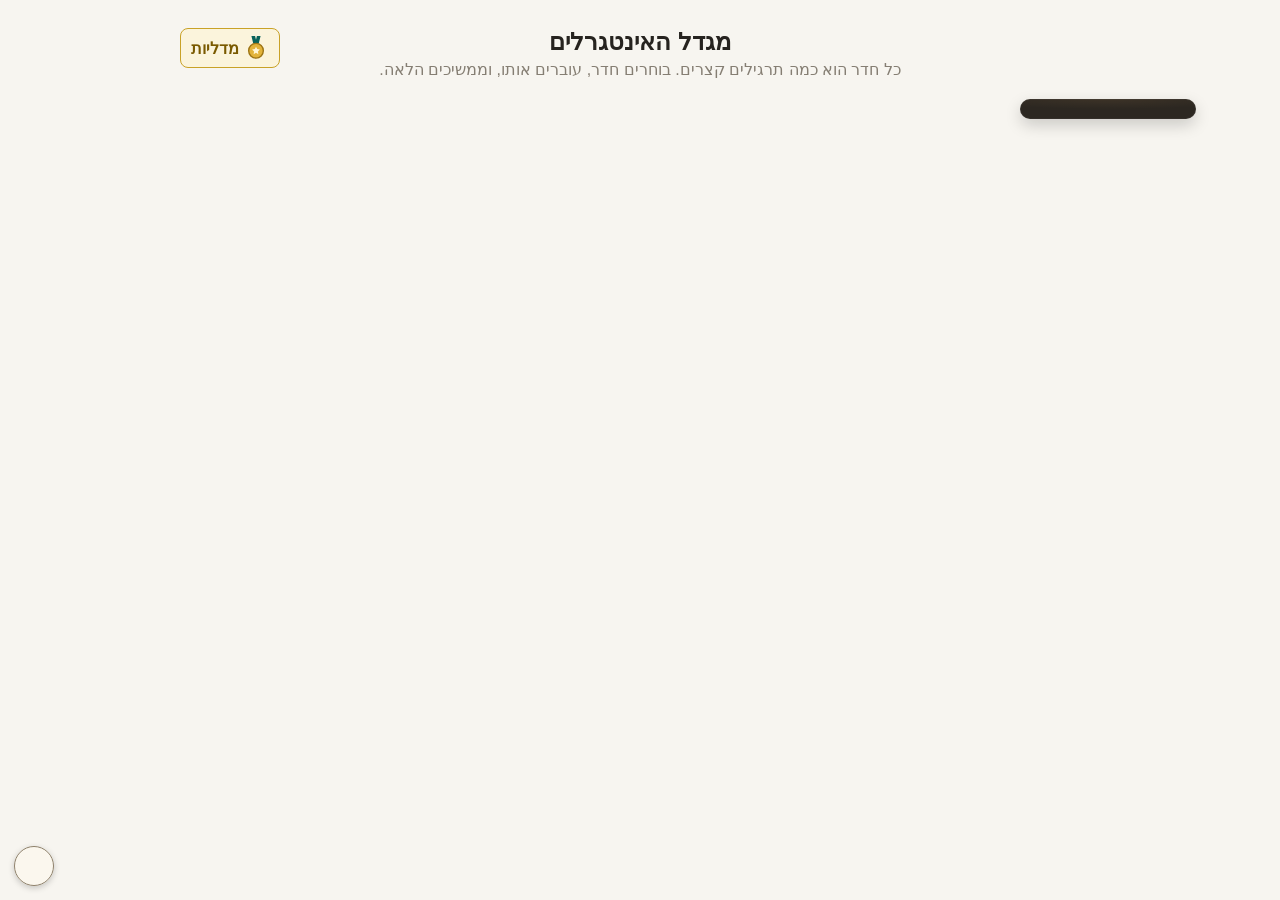
<file: index.html>
<!DOCTYPE html>
<html lang="he" dir="rtl">
<head>
<meta charset="UTF-8">
<meta name="viewport" content="width=device-width, initial-scale=1.0">
<title>מגדל האינטגרלים</title>
<link rel="stylesheet" href="style.css">
</head>
<body>
  <!-- Sound: off on every load; in the corner on every screen. -->
  <button type="button" id="soundBtn" class="sound-btn" aria-pressed="false"></button>
  <div class="container">

    <!-- Tower map -->
    <section id="mapView" class="view">
      <header class="map-header">
        <h1>מגדל האינטגרלים</h1>
        <p class="subtitle">כל חדר הוא כמה תרגילים קצרים. בוחרים חדר, עוברים אותו, וממשיכים הלאה.</p>
        <div class="who-line" id="whoLine" hidden></div>
        <button type="button" id="medalsBtn" class="medals-btn" title="חדר המדליות">
          <svg viewBox="0 0 24 28" aria-hidden="true"><path d="M7 1h4l2 8h-4zM13 1h4l-2 8h-4z" fill="#0a635a"/><circle cx="12" cy="17" r="8" fill="#e2b33a" stroke="#9c7414" stroke-width="1.5"/><path d="M12 12.5l1.3 2.7 3 .4-2.2 2.1.5 3-2.6-1.4-2.6 1.4.5-3-2.2-2.1 3-.4z" fill="#fff6d6"/></svg>
          <span>מדליות</span>
        </button>
      </header>
      <div class="map-layout">
        <nav class="tower-nav" id="towerNav" aria-label="קומות"></nav>
        <div class="tower" id="tower"></div>
      </div>
    </section>

    <!-- Room -->
    <section id="roomView" class="view" hidden>
      <!-- The room is a courtyard inside the castle walls; the exercise sits
           on its clean floor. -->
      <div class="castle-wall">
      <div class="castle-court">
      <div class="room-header" id="roomHeader">
      <div class="room-bar">
        <button type="button" id="backBtn" class="nav-btn"><svg class="btn-icon" viewBox="0 0 24 24" aria-hidden="true"><path d="M3 6.5l6-2.5 6 2.5 6-2.5v13.5l-6 2.5-6-2.5-6 2.5z"/><path d="M9 4v13.5M15 6.5V20"/></svg><span>למפה</span></button>
        <div class="room-name-wrap">
          <div class="room-name room-title" id="roomName"></div>
          <div class="room-name-en" id="roomEn" dir="ltr"></div>
          <div class="room-label" id="roomLabel" hidden></div>
          <div class="room-record" id="roomRecord"></div>
        </div>
        <div class="score-wrap" id="scoreWrap">
          <span class="score-label">ניקוד</span>
          <span id="scoreChip" class="score-chip"></span>
          <button type="button" id="restartBtn" class="nav-btn restart-btn" title="להתחיל את החדר מההתחלה, עם ניקוד מלא (לחיצה כפולה)" hidden></button>
        </div>
      </div>

      <div class="path" id="path"></div>
      <div class="node-caption" id="nodeCaption"></div>
      </div>

      <div id="problemCardSlot">
        <div class="card problem-card" id="problemCard">
          <div class="label">חשבו את האינטגרל</div>
          <math-field id="problem" read-only class="display-field" dir="ltr"></math-field>
        </div>
      </div>

      <div class="card answer-card" id="answerCard">
        <div class="answer-badge" id="answerBadge"></div>
        <div class="answer-status-text" id="answerStatusText"></div>
        <div class="label">התשובה שלך</div>
        <div class="answer-hint">כתבו <b dir="ltr">ln</b> ללוגריתם ו-<b dir="ltr">| |</b> לערך מוחלט. סימנים נוספים בכפתור <span class="field-menu-btn" aria-hidden="true">▾</span>, ומקלדת מתמטית בכפתור <span class="kb-hint-icon" aria-hidden="true">⌨</span>. ה-<bdi dir="ltr">+C</bdi> לא חובה. אפשר ללחוץ <b>Enter</b> לבדיקה.</div>
        <span class="field-wrap" id="answerFieldWrap">
          <math-field id="answer" class="input-field" dir="ltr" virtual-keyboard-mode="onfocus"></math-field>
          <button type="button" class="field-menu-btn" id="answerMenuBtn" title="סימנים נוספים" aria-label="סימנים נוספים" aria-expanded="false">▾</button>
          <div class="field-menu" id="answerMenu" dir="ltr" hidden>
            <button type="button" class="field-menu-item" data-insert="\sqrt{#0}" title="שורש">√</button>
            <button type="button" class="field-menu-item" data-insert="\sqrt[#0]{#1}" title="שורש n">ⁿ√</button>
            <button type="button" class="field-menu-item" data-insert="\frac{#0}{#1}" title="שבר">a⁄b</button>
            <button type="button" class="field-menu-item" data-insert="^{#0}" title="חזקה">x²</button>
            <button type="button" class="field-menu-item" data-insert="e^{#0}" title="e בחזקה">eˣ</button>
            <button type="button" class="field-menu-item" data-insert="\ln\left|#0\right|" title="ln">ln</button>
            <button type="button" class="field-menu-item" data-insert="\left|#0\right|" title="ערך מוחלט">|x|</button>
            <button type="button" class="field-menu-item" data-insert="\sin\left(#0\right)" title="sin">sin</button>
            <button type="button" class="field-menu-item" data-insert="\cos\left(#0\right)" title="cos">cos</button>
            <button type="button" class="field-menu-item" data-insert="\tan\left(#0\right)" title="tan">tan</button>
            <button type="button" class="field-menu-item" data-insert="\cot\left(#0\right)" title="cot">cot</button>
            <button type="button" class="field-menu-item" data-insert="\arctan\left(#0\right)" title="arctan">arctan</button>
            <button type="button" class="field-menu-item" data-insert="\arcsin\left(#0\right)" title="arcsin">arcsin</button>
          </div>
        </span>
        <div id="solutionLabel" class="label showing-solution" hidden>פתרון</div>
        <div class="solution-scroll">
          <math-field id="solution" read-only class="solution-field" dir="ltr" hidden></math-field>
        </div>
      </div>

      <div class="buttons">
        <button type="button" id="checkBtn">בדיקה</button>
        <button type="button" id="solutionBtn">הצג פתרון <bdi class="cost" dir="ltr">(−3)</bdi></button>
        <button type="button" id="nextBtn" hidden>המשך ←</button>
      </div>

      <div id="feedback" class="feedback"></div>
      </div>
      </div>
    </section>

    <!-- Room conquered -->
    <section id="conquestView" class="view" hidden>
      <div id="conquest" class="conquest"></div>
    </section>

    <!-- The castle from outside -->
    <section id="castleView" class="view" hidden>
      <div class="castle-bar">
        <button type="button" id="castleBackBtn" class="nav-btn"><svg class="btn-icon" viewBox="0 0 24 24" aria-hidden="true"><path d="M3 6.5l6-2.5 6 2.5 6-2.5v13.5l-6 2.5-6-2.5-6 2.5z"/><path d="M9 4v13.5M15 6.5V20"/></svg><span>למפה</span></button>
        <h1>מגדל האינטגרלים</h1>
        <div class="room-bar-spacer"></div>
      </div>
      <div id="castleStage" class="castle-stage"></div>
    </section>

    <!-- The medal room -->
    <section id="medalView" class="view" hidden>
      <div class="castle-wall">
      <div class="castle-court">
      <div class="room-bar">
        <button type="button" id="medalBackBtn" class="nav-btn"><svg class="btn-icon" viewBox="0 0 24 24" aria-hidden="true"><path d="M3 6.5l6-2.5 6 2.5 6-2.5v13.5l-6 2.5-6-2.5-6 2.5z"/><path d="M9 4v13.5M15 6.5V20"/></svg><span>למפה</span></button>
        <div class="room-name-wrap"><div class="room-name">חדר המדליות</div></div>
        <div class="room-bar-spacer"></div>
      </div>
      <div id="medalStage" class="medal-stage"></div>
      </div>
      </div>
    </section>
  </div>

  <!-- "Open anyway" confirmation for a room that isn't next on the path -->
  <div id="lockDialog" class="dialog-backdrop" hidden>
    <div class="dialog" role="dialog" aria-modal="true" aria-labelledby="lockDialogTitle">
      <h2 id="lockDialogTitle">לא מומלץ עדיין</h2>
      <p id="lockDialogText"></p>
      <div class="dialog-buttons">
        <button type="button" id="lockBackBtn" class="primary-btn"></button>
        <button type="button" id="lockAnywayBtn" class="secondary-btn">לפתוח בכל זאת</button>
      </div>
    </div>
  </div>

  <script type="module" src="app.js"></script>
</body>
</html>
</file>
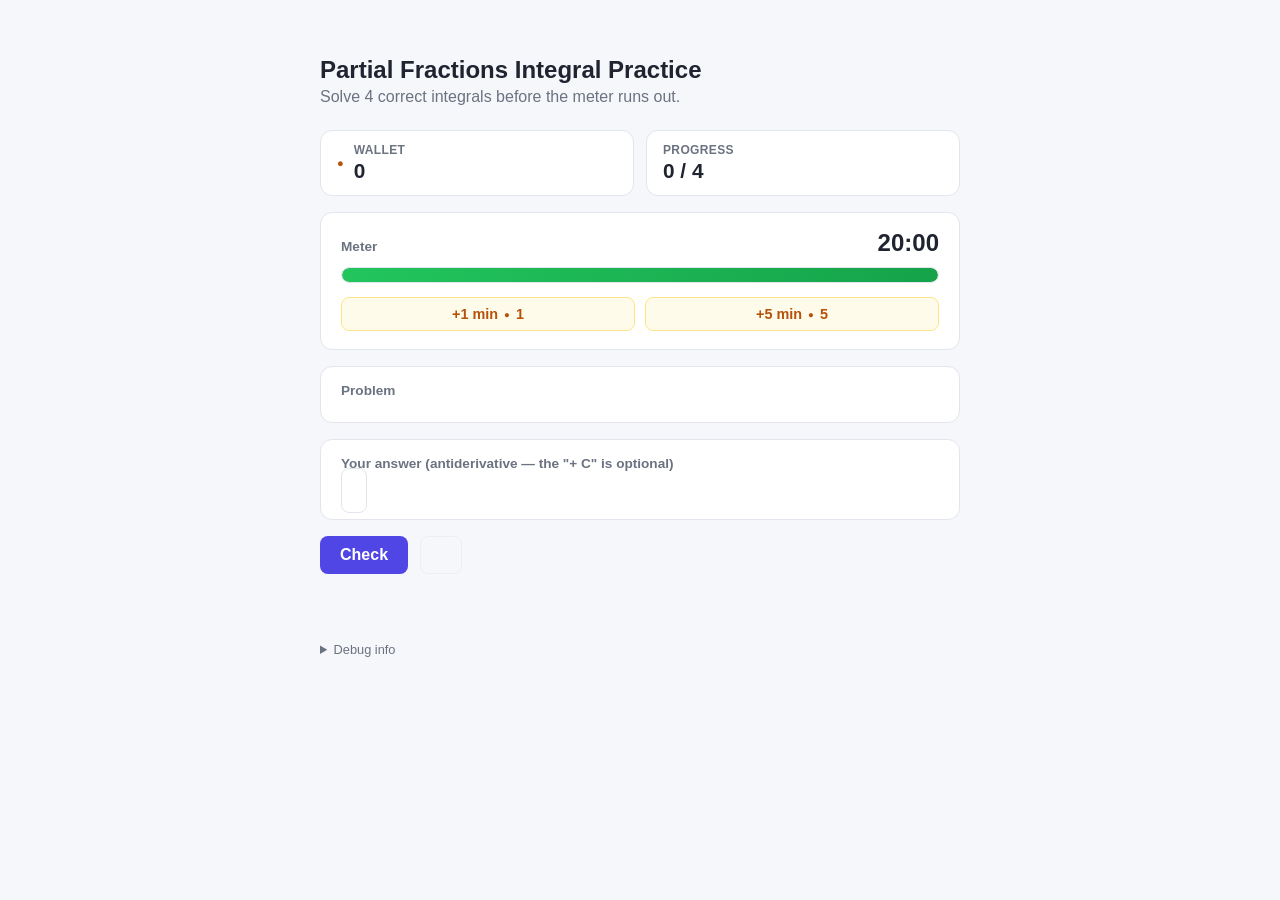
<file: shelved/game-version/index.html>
<!DOCTYPE html>
<html lang="en">
<head>
<meta charset="UTF-8">
<meta name="viewport" content="width=device-width, initial-scale=1.0">
<title>Partial Fractions: Survive the Countdown</title>
<link rel="stylesheet" href="style.css">
</head>
<body>
  <div class="container">
    <h1>Partial Fractions Integral Practice</h1>
    <p class="subtitle">Solve 4 correct integrals before the meter runs out.</p>

    <div class="hud">
      <div class="hud-chip wallet-chip">
        <span class="hud-icon" aria-hidden="true">&#9679;</span>
        <div class="hud-text">
          <span class="hud-label">Wallet</span>
          <span class="hud-value" id="walletValue">0</span>
        </div>
      </div>

      <div class="hud-chip progress-chip">
        <div class="hud-text">
          <span class="hud-label">Progress</span>
          <span class="hud-value" id="progressValue">0 / 4</span>
        </div>
      </div>
    </div>

    <div class="card meter-card">
      <div class="meter-top">
        <span class="label">Meter</span>
        <span class="hud-value" id="meterValue">20:00</span>
      </div>
      <div class="meter-track">
        <div class="meter-fill" id="meterFill"></div>
      </div>
      <div class="meter-actions">
        <button id="addOneBtn" class="meter-btn">+1 min <span class="coin-icon">&#9679;</span>1</button>
        <button id="addFiveBtn" class="meter-btn">+5 min <span class="coin-icon">&#9679;</span>5</button>
      </div>
    </div>

    <div class="card">
      <div class="label">Problem</div>
      <math-field id="problem" read-only class="display-field"></math-field>
    </div>

    <div class="card">
      <div class="label">Your answer (antiderivative — the "+ C" is optional)</div>
      <math-field id="answer" class="input-field" virtual-keyboard-mode="onfocus"></math-field>
    </div>

    <div class="buttons">
      <button id="checkBtn">Check</button>
      <button id="swapBtn" class="secondary" disabled></button>
    </div>

    <div id="feedback" class="feedback"></div>

    <details class="debug">
      <summary>Debug info</summary>
      <pre id="debugOut"></pre>
    </details>
  </div>

  <div id="overlay" class="overlay hidden">
    <div class="overlay-card">
      <div id="overlayTitle" class="overlay-title"></div>
      <div id="overlayBody" class="overlay-body"></div>
      <button id="overlayBtn" class="overlay-btn"></button>
    </div>
  </div>

  <script type="module" src="app.js"></script>
</body>
</html>
</file>
<file: style.css>
:root {
  --bg: #f7f5f0;
  --card-bg: #ffffff;
  --text: #26231f;
  --muted: #857e73;
  --border: #e6e0d4;
  --accent: #0d7d72;
  --accent-hover: #0a635a;
  --accent-tint: #e3f2f0;
  --accent-tint-border: #a9d6d0;
  --good: #4f9d69;
  --good-hover: #3f8255;
  --warn: #c98a3f;
  --warn-bg: #fdf4e7;
  --warn-bg-hover: #faebd2;
  --warn-border: #eed3a4;
  --bad: #dc2626;
  --bad-bg: #fef2f2;
  --gold: #b8860b;
  --gold-bg: #fbf3d9;
  --mid: #a77b06;
  --mid-bg: #fdf6d8;
  --mid-border: #ecd27a;
  --ext: var(--accent);
  --ext-tint: var(--accent-tint);
  --ext-border: var(--accent);
  --stone: #efeae0;
  --q: #d9a400;
  --q-bg: #fff8db;
}

[hidden] { display: none !important; }

* { box-sizing: border-box; }

body {
  margin: 0;
  font-family: -apple-system, "Segoe UI", Roboto, Helvetica, Arial, sans-serif;
  background: var(--bg);
  color: var(--text);
  display: flex;
  justify-content: center;
  padding: 32px 16px;
}

.container {
  width: 100%;
  max-width: 680px;
}

h1 {
  font-size: 1.5rem;
  margin: 0 0 4px;
}

.subtitle {
  color: var(--muted);
  margin-top: 0;
  margin-bottom: 20px;
}

.muted { color: var(--muted); font-weight: normal; }

button {
  font: inherit;
  font-size: 1rem;
  padding: 11px 22px;
  border-radius: 8px;
  border: none;
  cursor: pointer;
  font-weight: 600;
  transition: background 0.12s ease, transform 0.05s ease, box-shadow 0.12s ease;
}

button:active { transform: translateY(1px); }

button:disabled {
  opacity: 0.5;
  cursor: not-allowed;
  box-shadow: none;
  transform: none;
}

.primary-btn {
  background: var(--accent);
  color: white;
  box-shadow: 0 2px 6px rgba(13, 125, 114, 0.35);
}

.primary-btn:hover { background: var(--accent-hover); }

.secondary-btn {
  background: white;
  color: var(--text);
  border: 1px solid var(--border);
}

.secondary-btn:hover { background: #f2efe7; }

.link-btn {
  background: none;
  color: var(--accent);
  padding: 6px 4px;
  font-weight: 600;
  font-size: 0.95rem;
}

/* ---------------------------------------------------------------------- */
/* Score chips (map, room bar)                                            */
/* ---------------------------------------------------------------------- */

.score-chip {
  display: inline-flex;
  align-items: center;
  justify-content: center;
  min-width: 2.2em;
  padding: 3px 9px;
  border-radius: 999px;
  font-weight: 700;
  font-size: 1.05rem;
  border: 2px solid;
  transition: background 0.2s ease, color 0.2s ease, border-color 0.2s ease;
}

.score-chip.small { font-size: 0.85rem; padding: 1px 7px; border-width: 1.5px; }

.tier-high { --tier: var(--good); --tier-bg: #e9f5ec; --tier-edge: var(--gold); }
.tier-mid { --tier: var(--mid); --tier-bg: var(--mid-bg); --tier-edge: var(--mid-border); }
.tier-low { --tier: var(--bad); --tier-bg: var(--bad-bg); --tier-edge: #f3b4b4; }

.score-chip.tier-high, .score-chip.tier-mid, .score-chip.tier-low {
  color: var(--tier);
  background: var(--tier-bg);
  border-color: var(--tier-edge);
}

.score-chip.hit { animation: chip-hit 0.45s ease; }

@keyframes chip-hit {
  30% { transform: scale(1.25); background: var(--bad); color: white; border-color: var(--bad); }
}

/* ---------------------------------------------------------------------- */
/* Tower map                                                              */
/* ---------------------------------------------------------------------- */

/* Floor 1 seen from above, like an old dungeon map: lit stone floors (rooms,
   corridors) separated by dark walls, with doorways cut through them. */
.tower {
  margin: 0 auto;
  max-width: 560px;
  --rock: #2c2721;
  --wall: #5a4f40;
  --jamb: #8a7a5e;
  --floor: #ebe4d5;
  --tiles: url("data:image/svg+xml,%3Csvg xmlns='http://www.w3.org/2000/svg' width='34' height='34'%3E%3Cpath d='M0 .5H34M.5 0V34' stroke='%23503c1e' stroke-opacity='.11' fill='none'/%3E%3Cpath d='M17 .5V17M0 17.5H17' stroke='%23503c1e' stroke-opacity='.05' fill='none'/%3E%3C/svg%3E");
}

.floor-map {
  position: relative;
  padding: 14px 14px 18px;
  border-radius: 16px;
  background:
    radial-gradient(60% 40% at 30% 20%, rgba(255, 255, 255, 0.04), transparent),
    radial-gradient(50% 40% at 80% 75%, rgba(0, 0, 0, 0.25), transparent),
    var(--rock);
  box-shadow: inset 0 0 50px rgba(0, 0, 0, 0.55);
}

/* The floor's name on a carved plaque. */
.floor-label {
  position: relative;
  z-index: 1;
  width: fit-content;
  margin: 0 auto 16px;
  padding: 4px 16px;
  text-align: center;
  font-weight: 700;
  font-size: 0.95rem;
  color: #4b3f2b;
  background: linear-gradient(180deg, #f5efe2, #e3d8c1);
  border: 2px solid var(--jamb);
  border-radius: 6px;
}

/* Phones: one column, top (upper wing) to bottom (entrance). */
.floor-grid { display: flex; flex-direction: column; gap: 14px; }
.doorway, .passage, .map-marker { display: none; }
.cell { position: relative; min-width: 0; }

/* Corridors: long strips of floor with their name on the flagstones. */
.corridor {
  display: flex;
  align-items: center;
  justify-content: center;
  gap: 14px;
  min-height: 44px;
  padding: 6px 12px;
  background: var(--tiles), #e2d9c6;
  border: 4px solid var(--wall);
  border-radius: 4px;
}

.corridor-label { font-size: 0.85rem; font-weight: 600; color: #6b5a3c; letter-spacing: 0.3px; }

/* Doorways through the walls, between a room and its corridor. */
.doorway {
  justify-self: center;
  width: 46px;
  background: var(--tiles), #e2d9c6;
  border-inline: 3px solid var(--jamb);
}

/* The gate up to the wing: a stone arch with two iron-bound doors and three
   numbered padlocks, one per core room. */
.passage {
  display: flex;
  flex-direction: column;
  align-items: center;
  justify-content: flex-end;
  gap: 4px;
  padding: 6px 4px 6px;
  background: var(--tiles), #e2d9c6;
  border: 4px solid var(--wall);
  border-radius: 4px;
  cursor: pointer;
}

.gate-arch {
  position: relative;
  width: 100%;
  max-width: 100px;
  flex: 1;
  min-height: 84px;
  display: flex;
  flex-direction: column;
  border: 5px solid #8d806a;
  border-bottom: none;
  border-radius: 50px 50px 0 0;
  background: #2b241c; /* the dark beyond the doors */
  box-shadow: inset 0 0 0 2px #b3a68d;
  overflow: hidden;
}

.gate-doors { position: absolute; inset: 0; display: flex; perspective: 300px; }

.gate-door {
  flex: 1;
  background:
    radial-gradient(circle, #c9b48a 1.6px, transparent 2px) 0 0 / 10px 12px,
    linear-gradient(180deg, transparent 0 30%, #3a3026 30% 36%, transparent 36% 70%, #3a3026 70% 76%, transparent 76%),
    repeating-linear-gradient(90deg, #7a5230 0 9px, #6a4527 9px 10px);
  transition: transform 1.1s ease;
}

.gate-door:first-child { transform-origin: right; border-left: 1px solid #2b241c; }
.gate-door:last-child { transform-origin: left; }

.passage.open .gate-door:first-child { transform: rotateY(-78deg); }
.passage.open .gate-door:last-child { transform: rotateY(78deg); }

.gate-locks {
  position: relative;
  z-index: 1;
  display: flex;
  justify-content: center;
  gap: 2px;
  margin-top: 32px;
}

.padlock { width: 26px; height: 33px; overflow: visible; }
.padlock .shackle { fill: none; stroke: #b7b9bd; stroke-width: 2.6; transition: transform 0.5s ease; }
.padlock .lock-body { fill: #8a8d93; stroke: #4b4d52; stroke-width: 1.2; transition: fill 0.35s ease, stroke 0.35s ease; }

/* Opening in front of the student: a jiggle, then a gold flash as it springs. */
.padlock.unlocking {
  transform-origin: 50% 0;
  animation: lock-jiggle 0.42s ease, lock-flash 1.1s ease 0.42s;
}
@keyframes lock-jiggle {
  20% { transform: rotate(-12deg); }
  45% { transform: rotate(10deg); }
  70% { transform: rotate(-6deg); }
}
@keyframes lock-flash {
  30% { transform: scale(1.3); filter: drop-shadow(0 0 5px #f2c94c) drop-shadow(0 0 2px #fff7d6); }
}
.padlock text { font: 700 11px "Segoe UI", Arial, sans-serif; fill: white; }
.padlock.open .shackle { stroke: #9fd6b5; transform: translateY(-4px) rotate(-14deg); transform-origin: 6.5px 13px; }
.padlock.open .lock-body { fill: var(--good); stroke: #2f6b45; }

/* Forced open early: the doors swing, the unopened locks hang loose. */
.passage.forced .padlock:not(.open) { transform: rotate(24deg); transform-origin: top center; opacity: 0.75; }

.passage.open { cursor: default; }
.passage:not(.open):hover .gate-arch { box-shadow: inset 0 0 0 2px #e0cf9e; }

.medal { flex: none; width: 92px; height: 89px; overflow: visible; }
.medal-outline { fill: rgba(255, 255, 255, 0.35); stroke: #9c8b6c; stroke-width: 2; stroke-dasharray: 5 4; }
.medal-q { font: 700 28px Georgia, serif; fill: #9c8b6c; }
.medal-rim { fill: #c9ccd1; stroke: #8f949b; stroke-width: 1.5; }
.medal.gold .medal-rim { fill: #e2b33a; stroke: #9c7414; stroke-width: 2; }
.medal-inner { fill: none; stroke: rgba(255, 255, 255, 0.45); stroke-width: 1.2; stroke-dasharray: 2 2.5; }
.medal-int { font: italic 700 15px Georgia, serif; fill: rgba(255, 255, 255, 0.9); }
.medal-avg { font: 800 22px "Segoe UI", Arial, sans-serif; fill: white; }
.medal-star { fill: #ffd34d; stroke: #9c7414; stroke-width: 1.2; }
.medal-ribbon { fill: #0a635a; }
.medal.empty .medal-ribbon { fill: #8c8270; }
.medal-ribbon-text { font: 700 9.5px "Segoe UI", Arial, sans-serif; fill: white; }

/* The medal appears or is upgraded. */
.medal-big.medal-new .medal { animation: medal-shine 1.4s ease 0.3s both; }

@keyframes medal-shine {
  0% { transform: scale(0.4) rotate(-20deg); opacity: 0; }
  60% { transform: scale(1.12) rotate(4deg); opacity: 1; filter: drop-shadow(0 0 12px rgba(255, 210, 90, 0.9)); }
  100% { transform: none; filter: drop-shadow(0 0 4px rgba(255, 210, 90, 0.5)); }
}

/* "You are here": a red pin that walks along the corridors. */
.floor-grid { position: relative; }

.map-marker {
  position: absolute;
  top: 0;
  left: 0;
  z-index: 5;
  width: 0;
  height: 0;
  pointer-events: none;
}

.marker-pin {
  position: absolute;
  left: -11px;
  top: -11px;
  width: 22px;
  height: 22px;
  border-radius: 50%;
  background: #e2533a;
  border: 3px solid white;
  box-shadow: 0 2px 5px rgba(0, 0, 0, 0.45);
  animation: here-pulse 1.8s ease-in-out infinite;
}

.marker-hint {
  position: absolute;
  top: 14px;
  left: 0;
  transform: translateX(-50%);
  white-space: nowrap;
  font-size: 0.72rem;
  font-weight: 700;
  color: white;
  background: rgba(30, 25, 20, 0.85);
  border-radius: 10px;
  padding: 1px 8px;
}

.marker-hint:empty { display: none; }

/* Walking: the pin hops step by step, with a shadow that stays on the floor. */
.map-marker.walking .marker-pin { animation: pin-step 0.2s ease-in-out infinite alternate; }
.map-marker.walking::after {
  content: "";
  position: absolute;
  left: -8px;
  top: 9px;
  width: 16px;
  height: 5px;
  border-radius: 50%;
  background: rgba(0, 0, 0, 0.35);
}
@keyframes pin-step {
  from { transform: translateY(0) scale(1.06, 0.94); }
  to { transform: translateY(-6px) scale(0.96, 1.04); }
}

/* First visit only: how to move on the map. */
.map-tip {
  position: relative;
  z-index: 1;
  display: flex;
  align-items: center;
  gap: 10px;
  width: fit-content;
  max-width: 100%;
  margin: -6px auto 14px;
  padding: 6px 8px 6px 14px;
  font-size: 0.85rem;
  color: #f3ead6;
  background: rgba(255, 255, 255, 0.08);
  border: 1px dashed rgba(242, 201, 76, 0.6);
  border-radius: 10px;
  animation: fade-up 0.4s ease 0.6s both;
  transition: opacity 0.3s ease, transform 0.3s ease;
}
.map-tip.leaving { opacity: 0; transform: translateY(-6px); }
.map-tip kbd {
  font: 700 0.75rem "Segoe UI", Arial, sans-serif;
  padding: 0 5px;
  color: #4b3f2b;
  background: #efe6d2;
  border-radius: 4px;
  box-shadow: 0 2px 0 #8a7a5e;
}
.map-tip-close { padding: 2px 6px; font-size: 0.8rem; color: #b9ad95; background: none; }
.map-tip-close:hover { color: white; }

@keyframes here-pulse {
  0%, 100% { box-shadow: 0 2px 5px rgba(0, 0, 0, 0.45), 0 0 0 0 rgba(226, 83, 58, 0.55); }
  50% { box-shadow: 0 2px 5px rgba(0, 0, 0, 0.45), 0 0 0 8px rgba(226, 83, 58, 0); }
}

/* The place the marker stands at is outlined. */
.room-card.marker-here { outline: 3px solid rgba(255, 255, 255, 0.85); outline-offset: 2px; }

/* The entrance: a wooden door in the outer wall. */
.entrance { display: flex; flex-direction: column; align-items: center; gap: 2px; }
.map-door { width: 70px; height: 64px; display: block; }
.map-door.stairs-down { width: 76px; height: 70px; }
.door-frame { fill: var(--jamb); }
.door-wood { fill: #8a5a2b; }
.door-planks { stroke: #6e4520; stroke-width: 1.5; fill: none; }
.door-band { stroke: #3f3125; stroke-width: 3; fill: none; }
.door-ring { fill: none; stroke: #e2c27a; stroke-width: 1.6; }
.door-label { font-size: 0.8rem; font-weight: 700; color: #e9dfc8; }

/* Fog of war over the upper wing until it opens. */
.wing.fogged > * { filter: saturate(0.3); }
.wing.fogged::after {
  content: "";
  position: absolute;
  inset: -2px;
  border-radius: 6px;
  pointer-events: none;
  background:
    radial-gradient(70% 90% at 30% 40%, rgba(44, 39, 33, 0.75), transparent 75%),
    radial-gradient(70% 90% at 75% 60%, rgba(44, 39, 33, 0.7), transparent 75%),
    rgba(44, 39, 33, 0.62);
  z-index: 2;
}

.wing.fogged .room-card { cursor: pointer; }
.corridor.upper.fogged .corridor-label { position: relative; z-index: 3; color: #e9dfc8; }
.wing.wing-reveal::after {
  content: "";
  position: absolute;
  inset: -2px;
  pointer-events: none;
  background: rgba(44, 39, 33, 0.7);
  animation: fog-lift 1.4s ease forwards;
  z-index: 2;
}

@keyframes fog-lift { to { opacity: 0; } }

/* Door plates: the suggested order of the three core rooms. */
.room-num {
  flex: none;
  width: 22px;
  height: 22px;
  border-radius: 50%;
  display: inline-flex;
  align-items: center;
  justify-content: center;
  font-size: 0.8rem;
  font-weight: 700;
  color: white;
  background: var(--accent);
}

/* Each room is a patch of stone floor inside its walls; a thin inner line in
   the room's colour tells the kinds apart. */
.room-card {
  --kind: var(--accent-tint-border);
  --room-floor: var(--floor, #ebe4d5);
  --frame: inset 0 0 0 2px var(--kind);
  position: relative;
  background: var(--tiles), var(--room-floor);
  border: 4px solid var(--wall, #5a4f40);
  border-radius: 4px;
  padding: 12px 14px;
  cursor: pointer;
  box-shadow: var(--frame);
  transition: filter 0.12s ease;
}

.room-card:hover { filter: brightness(1.05); }
.room-card:focus-visible { outline: 3px solid var(--accent); outline-offset: 2px; }

/* A card with its popover open sits above its neighbours. */
.room-card:has(.info-wrap:hover, .info-wrap.open, .info-btn:focus-visible) { z-index: 7; }

.room-head { display: flex; align-items: center; gap: 6px; }
.room-title { font-weight: 700; font-size: 1.15rem; }
.stars { color: var(--gold); letter-spacing: 1px; font-size: 0.85rem; }

.room-progress {
  display: flex;
  align-items: center;
  justify-content: space-between;
  gap: 8px;
  margin-top: 10px;
  min-height: 24px;
}

.room-side { display: flex; align-items: center; gap: 6px; }
.wins { font-size: 0.85rem; font-weight: 600; color: var(--good-hover); }

/* (i): details on hover (mouse) or tap (tablet). */
.info-wrap { position: relative; margin-inline-start: auto; display: inline-flex; }

.info-btn {
  width: 22px;
  height: 22px;
  padding: 0;
  border-radius: 50%;
  border: 1.5px solid currentColor;
  background: transparent;
  color: var(--muted);
  font: italic 700 0.8rem Georgia, "Times New Roman", serif;
  line-height: 1;
  opacity: 0.75;
}

.info-btn:hover, .info-wrap.open .info-btn { opacity: 1; color: var(--accent); }

.room-info {
  display: none;
  position: absolute;
  top: calc(100% + 8px);
  inset-inline-end: -8px;
  width: 260px;
  padding: 10px 12px;
  background: white;
  color: var(--text);
  border: 1px solid var(--border);
  border-radius: 10px;
  box-shadow: 0 8px 24px rgba(20, 22, 30, 0.16);
  font-size: 0.85rem;
  font-weight: 400;
  line-height: 1.45;
  text-align: right;
  cursor: default;
  z-index: 6;
}

.room-info > div + div { margin-top: 4px; }
.info-wrap:hover .room-info, .info-wrap.open .room-info, .info-btn:focus-visible + .room-info { display: block; }
.info-en { color: var(--muted); font-size: 0.8rem; text-align: left; }
.info-tag { font-weight: 600; }
.info-note { color: var(--accent-hover); font-weight: 600; }

.room-core { --kind: var(--accent); --room-floor: #e6efe9; }
.room-core .room-title { color: var(--accent-hover); }

.room-prep { --kind: var(--warn-border); --room-floor: #f6ebd8; }
.room-prep .room-title { color: #8a5a1e; }

.room-ext { --kind: var(--ext-border); --room-floor: #e6efe9; }

/* Review: a warm room, but its dots stay teal like every room - gold on the
   map is kept for achievements (completed rooms, medals). */
.room-review { --kind: var(--gold); --room-floor: #f5edd3; }
.room-review .room-title { color: #7a5a00; }
.room-ext .room-title { color: var(--ext); }

/* The suggested next room: a torch glow that breathes. */
.room-card.recommended { animation: torch 2.6s ease-in-out infinite; }
/* Its small tag on the top wall: "הבא", or "אפשר לשפר" on a won room. */
.next-tag {
  position: absolute;
  top: -12px;
  right: 14px;
  z-index: 2;
  padding: 1px 9px;
  font-size: 0.75rem;
  font-weight: 700;
  color: white;
  background: var(--accent);
  border: 1.5px solid #064a43;
  border-radius: 10px;
  box-shadow: 0 2px 4px rgba(20, 40, 35, 0.3);
  pointer-events: none;
}

@keyframes torch {
  0%, 100% { box-shadow: var(--frame), 0 0 8px 4px rgba(93, 202, 165, 0.25); }
  50% { box-shadow: var(--frame), 0 0 18px 9px rgba(93, 202, 165, 0.5); }
}

/* Half lit while the student is inside; fully lit, warm, once conquered. */
.room-card.in-progress { background: var(--tiles), linear-gradient(0deg, #fff1c9 0%, var(--room-floor) 75%); }
.room-card.conquered {
  background: var(--tiles), radial-gradient(130% 150% at 50% 0%, #fffbef 0%, #fff0c4 60%, #ffe39b 100%);
  box-shadow: var(--frame), inset 0 0 18px rgba(255, 186, 60, 0.35);
}

/* A banner hanging on the wall of a conquered room. */
.conquered-flag {
  position: absolute;
  top: -9px;
  left: 64px;
  width: 22px;
  height: 31px;
  filter: drop-shadow(0 2px 2px rgba(40, 30, 10, 0.35));
}

.conquered-flag .rod { fill: #6e5a3a; }
.conquered-flag .cloth { fill: #d9a520; stroke: #9c7414; stroke-width: 1; }
.conquered-flag .star { fill: white; }
.conquered-flag .tick { fill: none; stroke: white; stroke-width: 2.6; stroke-linecap: round; stroke-linejoin: round; }

/* Locked rooms sit in the fog of the upper wing (see .wing.fogged). */
.room-card.locked:hover { filter: none; }

.lock-icon { width: 15px; height: 15px; fill: #9a948a; stroke: #9a948a; stroke-width: 1.6; flex: none; }
.lock-icon path { fill: none; }


/* "Open anyway" on floor 2's gate (and, on phones, on the fogged corridor). */
.open-anyway {
  background: none;
  padding: 2px 0;
  font-size: 0.8rem;
  font-weight: 500;
  color: var(--muted);
  text-decoration: underline;
}
.open-anyway:hover { color: var(--text); }
.gate-anyway { font-size: 0.72rem; color: #5b4a2c; padding: 0; white-space: nowrap; }
.gate-anyway:hover { color: var(--text); }
.corridor .open-anyway { position: relative; z-index: 3; color: #f3ead6; }
.corridor .open-anyway:hover { color: white; }
.phone-only { display: none; }
@media (max-width: 759px) {
  .phone-only { display: inline; }
}

/* Mini node path on the room cards (and the conquest screen). */
.mini-path { display: flex; align-items: center; }

.mini-node {
  width: 12px;
  height: 12px;
  border-radius: 50%;
  border: 2px solid var(--accent);
  background: white;
  flex: none;
}

.mini-node.boss { border-radius: 2px; transform: rotate(45deg); border-color: var(--warn); }
.mini-node.done { background: var(--accent); }
.mini-node.boss.done { background: var(--warn); }
.mini-node.current { box-shadow: 0 0 0 3px rgba(13, 125, 114, 0.25); }
.mini-conn { width: 14px; height: 2px; background: var(--accent-tint-border); flex: none; }
.room-ext .mini-node:not(.boss) { border-color: var(--ext); }
.room-ext .mini-node:not(.boss).done { background: var(--ext); }
.room-ext .mini-node.current { box-shadow: 0 0 0 3px rgba(13, 125, 114, 0.25); }

/* The room flips over to its conquered face when the student returns. */
.room-card.just-conquered { animation: card-flip 0.9s ease both; }

@keyframes card-flip {
  0% { transform: perspective(700px) rotateY(0); }
  45% { transform: perspective(700px) rotateY(90deg); }
  55% { transform: perspective(700px) rotateY(90deg); }
  100% { transform: perspective(700px) rotateY(0); box-shadow: var(--frame), 0 0 22px 10px rgba(255, 196, 70, 0.55); }
}

/* ---------------------------------------------------------------------- */
/* Dialog                                                                 */
/* ---------------------------------------------------------------------- */

.dialog-backdrop {
  position: fixed;
  inset: 0;
  background: rgba(20, 22, 30, 0.45);
  display: flex;
  align-items: center;
  justify-content: center;
  padding: 16px;
  z-index: 10;
}

.dialog {
  background: white;
  border-radius: 12px;
  padding: 20px;
  max-width: 400px;
  width: 100%;
  box-shadow: 0 10px 30px rgba(20, 22, 30, 0.25);
}

.dialog h2 { margin: 0 0 8px; font-size: 1.15rem; }
.dialog p { margin: 0 0 16px; line-height: 1.5; }
.dialog-buttons { display: flex; flex-direction: column; gap: 8px; }

/* ---------------------------------------------------------------------- */
/* Room: top bar and node path                                            */
/* ---------------------------------------------------------------------- */

/* The top of a room: a patch of the room's own floor inside thick stone
   walls, framed in the room's colour like its card on the map, with a torch
   on each side wall. The exercise below stays on plain light paper. */
.room-header {
  --kind: var(--accent-tint-border);
  --room-floor: #ebe4d5;
  --tiles: url("data:image/svg+xml,%3Csvg xmlns='http://www.w3.org/2000/svg' width='34' height='34'%3E%3Cpath d='M0 .5H34M.5 0V34' stroke='%23503c1e' stroke-opacity='.11' fill='none'/%3E%3Cpath d='M17 .5V17M0 17.5H17' stroke='%23503c1e' stroke-opacity='.05' fill='none'/%3E%3C/svg%3E");
  position: relative;
  margin-bottom: 18px;
  padding: 10px 16px 4px;
  background: var(--tiles), var(--room-floor);
  border: 6px solid #5a4f40;
  border-radius: 6px;
  box-shadow:
    inset 0 0 0 2px var(--kind),
    inset 0 0 26px rgba(80, 60, 30, 0.14),
    0 4px 0 #2c2721,
    0 8px 16px rgba(44, 39, 33, 0.22);
  transition: border-color 0.6s ease, box-shadow 0.6s ease;
}

/* Wall torches: an iron bracket on the wall, a wooden handle, and a flame
   with a warm halo. */
.torch {
  position: absolute;
  width: 40px;
  height: 92px;
  pointer-events: none;
  z-index: 1;
}
.torch-mount { position: absolute; left: 3px; bottom: 0; width: 34px; height: 50px; overflow: visible; }
.torch-fire {
  position: absolute;
  left: 0;
  top: 0;
  width: 40px;
  height: 48px;
}
.torch-fire::before {
  content: "";
  position: absolute;
  left: 50%;
  top: 58%;
  width: 110px;
  height: 110px;
  margin: -55px 0 0 -55px;
  border-radius: 50%;
  background: radial-gradient(circle, rgba(255, 170, 60, 0.45), rgba(255, 140, 40, 0.15) 45%, transparent 70%);
  animation: halo-breathe 2.4s ease-in-out infinite;
}
.torch-flame {
  position: relative;
  width: 40px;
  height: 48px;
  overflow: visible;
  transform-origin: 50% 95%;
  animation: flame-flicker 1.1s ease-in-out infinite alternate;
}
.torch-r .torch-flame { animation-delay: -0.55s; animation-duration: 1.3s; }

@keyframes flame-flicker {
  0% { transform: scale(1, 1) skewX(0deg); }
  35% { transform: scale(0.94, 1.07) skewX(-3deg); }
  70% { transform: scale(1.05, 0.95) skewX(2deg); }
  100% { transform: scale(0.97, 1.04) skewX(-1deg); }
}
@keyframes halo-breathe {
  50% { opacity: 0.75; transform: scale(0.92); }
}

.room-header .torch { top: 50%; margin-top: -46px; }
.room-header .torch-l { left: 8px; }
.room-header .torch-r { right: 8px; }
.room-header { padding-inline: 58px; }

.room-header .room-label { margin-top: 3px; }
/* How the students did here before: times won and best score. */
.room-record { margin-top: 4px; font-size: 0.8rem; color: #6b5a3c; }
.room-record b { color: var(--text); }
.room-header .room-name-en,
.room-header .score-label,
.room-header .node-caption { color: #6b5a3c; }
/* Head room for the step marker: it floats clear of the node below, and
   rises further over the boss, whose diamond reaches higher. */
.room-header .path { padding-top: 30px; }
.room-header .pawn {
  top: 6px;
  filter: drop-shadow(0 0 1px #fff) drop-shadow(0 1px 0 #fff);
  transition: left 0.5s cubic-bezier(0.5, 0, 0.3, 1.3), top 0.4s ease;
}
.room-header .pawn.over-boss { top: -4px; }
.room-header .node-caption { margin: 6px 0 6px; }

/* Room cleared: the walls turn gold, like the room's card on the map. */
#roomView.room-cleared .room-header {
  border-color: #c9971c;
  box-shadow:
    inset 0 0 0 2px #f2c94c,
    inset 0 0 22px rgba(255, 186, 60, 0.4),
    0 4px 0 #8a6a12,
    0 0 22px 4px rgba(240, 180, 40, 0.45);
}

.room-bar {
  display: flex;
  align-items: center;
  justify-content: space-between;
  gap: 8px;
  margin-bottom: 8px;
}

.room-name-wrap { text-align: center; flex: 1; min-width: 0; }
.room-name { font-weight: 700; font-size: 1.15rem; }
.room-name-en { font-size: 0.75rem; color: var(--muted); }

.score-wrap { position: relative; display: flex; align-items: center; gap: 6px; }
.score-label { font-size: 0.75rem; color: var(--muted); }

.penalty-pop {
  position: absolute;
  inset-inline-end: 4px;
  top: -4px;
  color: var(--bad);
  font-weight: 800;
  pointer-events: none;
  animation: penalty-rise 1s ease-out forwards;
}

@keyframes penalty-rise {
  from { transform: translateY(0); opacity: 1; }
  to { transform: translateY(-26px); opacity: 0; }
}

.path {
  position: relative;
  display: flex;
  align-items: center;
  justify-content: center;
  padding: 22px 0 6px;
}

.pnode {
  width: 30px;
  height: 30px;
  border-radius: 50%;
  border: 2.5px solid var(--accent-tint-border);
  background: white;
  color: var(--muted);
  font-weight: 700;
  font-size: 0.85rem;
  display: flex;
  align-items: center;
  justify-content: center;
  flex: none;
  transition: transform 0.35s ease, background 0.35s ease, border-color 0.35s ease, color 0.35s ease;
}

.pnode.boss {
  border-radius: 6px;
  transform: rotate(45deg);
  border-color: var(--warn-border);
  color: var(--warn);
}

.pnode.boss span { transform: rotate(-45deg); }

.pnode.done { background: var(--accent); border-color: var(--accent); color: white; }
.pnode.current { transform: scale(1.3); border-color: var(--accent); color: var(--accent); box-shadow: 0 0 0 5px rgba(13, 125, 114, 0.15); }
.pnode.boss.current { transform: rotate(45deg) scale(1.3); border-color: var(--warn); color: var(--warn); box-shadow: 0 0 0 5px rgba(201, 138, 63, 0.2); }
.pnode.boss.done { background: var(--warn); border-color: var(--warn); color: white; }

.pconn {
  width: clamp(24px, 9vw, 64px);
  height: 4px;
  background: var(--border);
  border-radius: 2px;
  overflow: hidden;
  flex: none;
}

/* Fills from the right: the path is walked right to left. */
.pconn-fill {
  height: 100%;
  width: 0;
  margin-inline-start: 0;
  background: var(--accent);
  transition: width 0.45s ease;
}

.pconn.done .pconn-fill { width: 100%; }

/* "You are here" marker that walks along the path. */
.pawn {
  position: absolute;
  top: 0;
  width: 0;
  height: 0;
  border-left: 7px solid transparent;
  border-right: 7px solid transparent;
  border-top: 10px solid var(--accent);
  transform: translateX(-50%);
  transition: left 0.5s cubic-bezier(0.5, 0, 0.3, 1.3);
  animation: pawn-bob 1.6s ease-in-out infinite;
}

@keyframes pawn-bob {
  50% { margin-top: 3px; }
}

.node-caption {
  text-align: center;
  font-size: 0.85rem;
  color: var(--muted);
  margin: 8px 0 12px;
}

/* Correct answer: one small gold spark flies up to the node... */
.spark {
  position: fixed;
  top: -12px;
  left: -12px;
  width: 24px;
  height: 24px;
  border-radius: 50%;
  background: radial-gradient(circle, #fffdf2 0 25%, #ffc22e 55%, #e8900c 100%);
  box-shadow: 0 0 12px 5px rgba(240, 150, 20, 0.75), 0 0 34px 12px rgba(240, 170, 40, 0.35);
  pointer-events: none;
  z-index: 20;
}
.spark-tail { width: 17px; height: 17px; top: -8.5px; left: -8.5px; box-shadow: 0 0 10px 4px rgba(240, 150, 20, 0.5); }

/* ...and the node fills in with a single soft ring as it lands. */
.pnode.just-done { animation: node-land 0.5s ease-out; }
@keyframes node-land {
  from { box-shadow: 0 0 0 0 rgba(242, 201, 76, 0.7); }
  to { box-shadow: 0 0 0 10px rgba(242, 201, 76, 0); }
}

/* Room cleared: each node flashes and turns gold in turn, the boss last and
   biggest; the pawn hops; the caption lights up. */
#roomView.room-cleared .pnode { animation: node-gild 0.55s ease both; }
#roomView.room-cleared .pnode.boss { animation: boss-gild 0.9s ease both; }
#roomView.room-cleared .pconn-fill { background: #e2b33a; transition: width 0.45s ease, background 0.5s ease 0.5s; }
#roomView.room-cleared .pawn { border-top-color: #e2b33a; animation: pawn-hop 0.5s ease 3; }
#roomView.room-cleared .node-caption { color: #a77b06; font-weight: 700; font-size: 1.05rem; animation: fade-up 0.4s ease both; }

@keyframes node-gild {
  45% { transform: scale(1.4); box-shadow: 0 0 0 8px rgba(242, 201, 76, 0.45); }
  100% { transform: scale(1); background: #e2b33a; border-color: #9c7414; color: white; box-shadow: 0 0 10px 2px rgba(242, 201, 76, 0.5); }
}
@keyframes boss-gild {
  40% { transform: rotate(45deg) scale(1.7); box-shadow: 0 0 0 12px rgba(242, 201, 76, 0.45), 0 0 30px 12px rgba(255, 196, 70, 0.6); }
  100% { transform: rotate(45deg) scale(1.2); background: #e2b33a; border-color: #9c7414; color: white; box-shadow: 0 0 16px 5px rgba(255, 196, 70, 0.6); }
}
@keyframes pawn-hop { 50% { margin-top: -8px; } }

.in-ext-room .pnode:not(.boss).done { background: var(--ext); border-color: var(--ext); }
.in-ext-room .pnode:not(.boss).current { border-color: var(--ext); color: var(--ext); }
.in-ext-room .pconn-fill { background: var(--ext); }
.in-ext-room .pawn { border-top-color: var(--ext); }

/* ---------------------------------------------------------------------- */
/* Cards                                                                  */
/* ---------------------------------------------------------------------- */

.card {
  background: var(--card-bg);
  border: 1px solid var(--border);
  border-radius: 12px;
  padding: 16px 20px;
  margin-bottom: 16px;
  box-shadow: 0 1px 3px rgba(20, 22, 30, 0.04);
}

.label {
  font-size: 0.85rem;
  color: var(--text);
  margin-bottom: 10px;
  font-weight: 600;
}

.answer-hint {
  font-size: 0.8rem;
  color: #5c564d;
  margin: -4px 0 10px;
}

/* Houses the problem card and, during a transition, its outgoing clone -
   overflow:hidden here (not on the card itself) clips the clone as it
   slides past the edge. */
#problemCardSlot {
  position: relative;
  overflow: hidden;
  border-radius: 12px;
  margin-bottom: 16px;
}

#problemCardSlot .card { margin-bottom: 0; }

.problem-card {
  position: relative;
  text-align: center;
  padding: 30px 16px 24px;
  border-color: var(--accent);
  background: linear-gradient(135deg, var(--card-bg), var(--accent-tint));
  box-shadow: 0 3px 12px rgba(20, 22, 30, 0.07);
  transition: transform 0.38s cubic-bezier(0.2, 0.7, 0.3, 1), opacity 0.38s ease;
}

.problem-card::before {
  content: "";
  position: absolute;
  top: 0;
  left: 0;
  right: 0;
  height: 4px;
  border-radius: 12px 12px 0 0;
  background: var(--accent);
}

.problem-card .label { text-align: right; }

/* Boss node: darker, amber-trimmed card. */
.boss-node .problem-card {
  border-color: var(--warn);
  border-width: 2px;
  background: linear-gradient(135deg, #fffaf0, #fbe9cc);
  box-shadow: 0 4px 16px rgba(201, 138, 63, 0.25);
}

.boss-node .problem-card::before { background: var(--warn); height: 6px; }
.boss-node .problem-card .label::before { content: "★ אינטגרל בוס · "; color: var(--warn); }

.in-ext-room .problem-card { border-color: var(--ext); background: linear-gradient(135deg, #fff, var(--ext-tint)); }
.in-ext-room .problem-card::before { background: var(--ext); }

math-field.display-field {
  font-size: 1.8rem;
  border: none;
  background: transparent;
  padding: 4px 0;
  max-width: 100%;
}

/* New card enters from the left (the direction of travel in RTL). */
.problem-card.enter-start {
  transform: translateX(-70px);
  opacity: 0;
  transition: none;
}

/* Boss: the card comes down into place a beat later instead of sliding in,
   then its amber bar draws across; the room's torches flare once. */
.problem-card.boss-enter { animation: boss-card-in 0.6s cubic-bezier(0.2, 0.7, 0.3, 1) 0.15s both; }
.problem-card.boss-enter::before { transform-origin: right; animation: boss-bar-draw 0.5s ease 0.6s both; }

@keyframes boss-card-in {
  from { transform: translateY(-18px); opacity: 0; }
  to { transform: none; opacity: 1; }
}
@keyframes boss-bar-draw {
  from { transform: scaleX(0); }
  to { transform: scaleX(1); }
}

/* At a boss, the torches burn purple for a moment, then settle back. */
#roomView.boss-entering .torch-fire { animation: torch-boss 1.3s ease; }
@keyframes torch-boss {
  20%, 65% { filter: hue-rotate(235deg) saturate(1.5) brightness(1.1); transform: scale(1.3); }
}

.problem-card-outgoing {
  position: absolute;
  margin: 0;
  z-index: 1;
  transition: transform 0.38s ease-in, opacity 0.38s ease-in;
  pointer-events: none;
}

.problem-card-outgoing.animate-out {
  transform: translateX(110%);
  opacity: 0;
}

/* Answer card: soft teal border while working; bolder green/red once graded. */
.answer-card {
  position: relative;
  border-width: 2px;
  border-color: var(--accent-tint-border);
  padding-bottom: 26px; /* room for the Correct/Incorrect label */
  transition: border-color 0.15s ease, box-shadow 0.15s ease;
}

.answer-card.solution {
  border-color: var(--warn);
  box-shadow: 0 0 0 3px rgba(201, 138, 63, 0.12);
}

.label.showing-solution {
  margin-top: 16px;
  color: var(--warn);
}

/* Long worked solutions scroll sideways on phones, starting from the left. */
.solution-scroll { overflow-x: auto; direction: ltr; }

math-field.solution-field {
  display: inline-block;
  width: max-content;
  min-width: 100%;
  font-size: 1.2rem;
  border: none;
  background: transparent;
  padding: 0;
}

.answer-card.correct {
  border-color: var(--good);
  box-shadow: 0 0 0 4px rgba(79, 157, 105, 0.18);
}

.answer-card.incorrect {
  border-color: var(--bad);
  box-shadow: 0 0 0 4px rgba(220, 38, 38, 0.15);
  animation: answer-shake 0.4s ease;
}

/* Unreadable: yellow with a "?" - a nudge to rewrite, not a mistake. */
.answer-card.unreadable {
  border-color: var(--q);
  background: var(--q-bg);
  box-shadow: 0 0 0 4px rgba(217, 164, 0, 0.2);
  animation: answer-shake 0.4s ease;
}

@keyframes answer-shake {
  10%, 90% { transform: translateX(-1px); }
  20%, 80% { transform: translateX(2px); }
  30%, 50%, 70% { transform: translateX(-4px); }
  40%, 60% { transform: translateX(4px); }
}

.answer-badge {
  position: absolute;
  top: -15px;
  left: 20px;
  width: 32px;
  height: 32px;
  border-radius: 50%;
  display: flex;
  align-items: center;
  justify-content: center;
  font-size: 18px;
  font-weight: 700;
  color: white;
  box-shadow: 0 2px 6px rgba(20, 22, 30, 0.2);
  opacity: 0;
  transform: scale(0.5);
  transition: opacity 0.15s ease, transform 0.15s ease;
  pointer-events: none;
}

.answer-badge.show { opacity: 1; transform: scale(1); }
.answer-badge.correct { background: var(--good); }
.answer-badge.incorrect { background: var(--bad); }
.answer-badge.unreadable { background: var(--q); }

.answer-status-text {
  position: absolute;
  bottom: 6px;
  left: 20px;
  font-size: 0.8rem;
  font-weight: 700;
  opacity: 0;
  transition: opacity 0.15s ease;
  pointer-events: none;
}

.answer-status-text.show { opacity: 1; }
.answer-status-text.correct { color: var(--good); }
.answer-status-text.incorrect { color: var(--bad); }
.answer-status-text.unreadable { color: #8a6a00; }

math-field.input-field {
  display: block;
  width: 100%;
  font-size: 1.3rem;
  border: 1px solid var(--border);
  border-radius: 8px;
  padding: 10px 12px;
}

math-field.input-field:focus-within {
  border-color: var(--accent);
  outline: none;
}

/* MathLive's own hamburger menu is clutter here. Its keyboard toggle stays,
   on computers too (the on-screen keyboard, like Desmos's keypad), in the
   colours of the ▾ symbols button so students notice it. */
math-field.input-field::part(menu-toggle) { display: none; }
math-field.input-field::part(virtual-keyboard-toggle) {
  color: var(--accent);
  background: var(--accent-tint);
  border: 1px solid var(--accent-tint-border);
  border-radius: 8px;
}
math-field.input-field::part(virtual-keyboard-toggle):hover { background: var(--accent); color: white; }
.kb-hint-icon {
  display: inline-block;
  padding: 0 4px;
  border-radius: 5px;
  border: 1px solid var(--accent-tint-border);
  background: var(--accent-tint);
  color: var(--accent);
  line-height: 1.3;
}

/* The read-only fields never need MathLive's own inner scrollbar. */
math-field.solution-field::part(content),
math-field.display-field::part(content) { overflow: visible; scrollbar-width: none; }
math-field.solution-field::part(menu-toggle),
math-field.display-field::part(menu-toggle),
math-field.solution-field::part(virtual-keyboard-toggle),
math-field.display-field::part(virtual-keyboard-toggle) { display: none; }

/* ---------------------------------------------------------------------- */
/* Buttons & feedback                                                     */
/* ---------------------------------------------------------------------- */

.buttons {
  display: flex;
  flex-wrap: wrap;
  gap: 10px;
  margin-bottom: 16px;
}

button#checkBtn {
  background: var(--accent);
  color: white;
  box-shadow: 0 2px 6px rgba(13, 125, 114, 0.35);
}

button#checkBtn:hover:not(:disabled) { background: var(--accent-hover); }

button#solutionBtn {
  background: var(--warn-bg);
  color: var(--warn);
  border: 1px solid var(--warn-border);
}

button#solutionBtn:hover { background: var(--warn-bg-hover); }
.cost { font-weight: 500; font-size: 0.85em; }

button#nextBtn {
  background: white;
  color: var(--text);
  border: 1px solid var(--border);
}

button#nextBtn.ready {
  background: var(--good);
  color: white;
  border-color: var(--good);
  box-shadow: 0 2px 6px rgba(79, 157, 105, 0.35);
}

button#nextBtn.ready:hover { background: var(--good-hover); }

.feedback {
  padding: 12px 14px;
  border-radius: 8px;
  font-weight: 500;
  white-space: pre-line;
  line-height: 1.5;
}

.feedback:empty { display: none; }
.feedback.wrong { background: var(--bad-bg); color: var(--bad); }
.feedback.near { background: var(--warn-bg); color: #8a5a1e; border: 1px solid var(--warn-border); }
.feedback.info { background: #f1efe9; color: #5c564d; }
.feedback.unreadable { background: var(--q-bg); color: #6f5500; border: 1px solid #ecd27a; }

/* ---------------------------------------------------------------------- */
/* Conquest                                                               */
/* ---------------------------------------------------------------------- */

/* A torch-lit stone hall, in the same rock and gold as the floor map. */
.conquest {
  position: relative;
  text-align: center;
  padding: 26px 18px 24px;
  color: #f3ead6;
  border-radius: 16px;
  background:
    radial-gradient(45% 35% at 8% 10%, rgba(255, 170, 60, 0.22), transparent),
    radial-gradient(45% 35% at 92% 10%, rgba(255, 170, 60, 0.22), transparent),
    radial-gradient(60% 45% at 50% 22%, rgba(255, 210, 120, 0.12), transparent),
    var(--tiles, none),
    #2c2721;
  box-shadow: inset 0 0 0 4px #5a4f40, inset 0 0 60px rgba(0, 0, 0, 0.55);
  --ink: #8fd3a8;
  --tiles: url("data:image/svg+xml,%3Csvg xmlns='http://www.w3.org/2000/svg' width='34' height='34'%3E%3Cpath d='M0 .5H34M.5 0V34' stroke='%23ffffff' stroke-opacity='.035' fill='none'/%3E%3C/svg%3E");
}

.conquest.tier-high { --ink: #f2c94c; }
.conquest.tier-mid { --ink: #e8b04a; }
.conquest.tier-low { --ink: #ec8a72; }

/* Two torches on the hall's walls. */
.conquest .torch { top: 22px; }
.conquest .torch-l { left: 18px; }
.conquest .torch-r { right: 18px; }

.conquest .dim { color: #b9ad95; }
.seal { filter: drop-shadow(0 0 10px rgba(242, 201, 76, 0.25)); }

/* The room's name on a carved plaque, like the floor's. */
.victory-plaque {
  display: inline-block;
  padding: 4px 18px;
  font-weight: 700;
  font-size: 1.05rem;
  color: #4b3f2b;
  background: linear-gradient(180deg, #f5efe2, #e3d8c1);
  border: 2px solid #8a7a5e;
  border-radius: 6px;
}
.conquest-room-en { font-size: 0.75rem; color: #b9ad95; margin-top: 4px; }

/* What this win changed on the floor. */
.victory-news {
  list-style: none;
  margin: 4px auto 18px;
  padding: 0;
  display: flex;
  flex-direction: column;
  align-items: center;
  gap: 8px;
}
.victory-news li {
  display: flex;
  align-items: center;
  gap: 12px;
  min-width: 250px;
  padding: 7px 16px 7px 12px;
  font-weight: 600;
  text-align: start;
  background: rgba(255, 255, 255, 0.06);
  border: 1px solid rgba(242, 201, 76, 0.45);
  border-radius: 10px;
  animation: news-in 0.45s cubic-bezier(0.2, 0.7, 0.3, 1.3) both;
}
.news-icon { flex: none; width: 34px; height: 36px; display: flex; align-items: center; justify-content: center; }
.news-icon .padlock { width: 24px; height: 30px; }
.news-icon .medal { width: 36px; height: 35px; }
.news-gate { width: 28px; height: 28px; }

@keyframes news-in {
  from { transform: translateY(10px) scale(0.9); opacity: 0; }
  to { transform: none; opacity: 1; }
}

.victory-end { animation: fade-up 0.4s ease both; }
.victory-btns { display: flex; justify-content: center; gap: 10px; flex-wrap: wrap; }
.conquest-improve { margin-bottom: 10px; color: #e8dcc0; font-size: 0.92rem; }
.retry-btn { background: transparent; color: #f1e6cc; border: 1.5px solid #b9ad95; }
.retry-btn:hover { background: rgba(255, 255, 255, 0.08); }

.seal-wrap { display: flex; justify-content: center; margin-bottom: 12px; }

.seal {
  width: 190px;
  height: 190px;
  color: var(--ink);
  transform: rotate(-8deg);
  animation: seal-stamp 0.7s cubic-bezier(0.3, 0, 0.4, 1) 0.15s both;
}

.seal-ring { fill: none; stroke: currentColor; stroke-width: 6; }
.seal-ring.thin { stroke-width: 2; stroke-dasharray: 4 4; }
.seal-arc { fill: currentColor; font-size: 15px; font-weight: 700; letter-spacing: 2px; }
.seal-score { fill: currentColor; font-size: 64px; font-weight: 800; }
.seal-sub { fill: currentColor; font-size: 14px; font-weight: 600; }

@keyframes seal-stamp {
  0% { transform: scale(2.6) rotate(-30deg); opacity: 0; }
  60% { transform: scale(0.9) rotate(-8deg); opacity: 1; }
  75% { transform: scale(1.05) rotate(-8deg); }
  100% { transform: scale(1) rotate(-8deg); opacity: 1; }
}

/* The page jolts when the stamp lands. */
.conquest .seal-wrap { animation: stamp-thud 0.25s ease 0.57s; }

@keyframes stamp-thud {
  30% { transform: translateY(4px); }
  60% { transform: translateY(-2px); }
}

.conquest h2 { margin: 6px 0 2px; font-size: 1.6rem; }
.conquest-room { font-size: 1rem; margin-bottom: 12px; }

.conquest-dots { display: flex; justify-content: center; gap: 10px; margin-bottom: 14px; }
.conquest-dots .mini-node { width: 16px; height: 16px; animation: dot-light 0.3s ease both; }
.conquest-dots .mini-node.boss { animation-name: dot-light-boss; }
/* Gold, like the path that just lit up in the room. */
.conquest-dots .mini-node { background: #e2b33a; border-color: #9c7414; }
.conquest-dots .mini-node.boss { width: 18px; height: 18px; box-shadow: 0 0 10px 3px rgba(255, 196, 70, 0.45); }

@keyframes dot-light {
  from { transform: scale(0.2); opacity: 0; }
  to { transform: scale(1); opacity: 1; }
}

@keyframes dot-light-boss {
  from { transform: rotate(45deg) scale(0.2); opacity: 0; }
  to { transform: rotate(45deg) scale(1); opacity: 1; }
}

.perfect { color: #f2c94c; font-weight: 700; margin-bottom: 6px; }
.conquest-best { margin-bottom: 16px; }
.conquest-next { margin-top: 12px; color: #b9ad95; font-size: 0.9rem; }
.conquest h2 { color: var(--ink); text-shadow: 0 0 18px rgba(242, 201, 76, 0.25); }

.conquest-best, .conquest h2, .conquest-room, .perfect {
  animation: fade-up 0.4s ease 0.9s both;
}

@keyframes fade-up {
  from { transform: translateY(8px); opacity: 0; }
  to { transform: none; opacity: 1; }
}

/* ---------------------------------------------------------------------- */
/* Laptops and tablets (the target devices)                               */
/* ---------------------------------------------------------------------- */

@media (min-width: 760px) {
  body { padding: 28px 24px; }
  .container { max-width: 920px; }
  .map-header { text-align: center; }
  .tower { max-width: 780px; --bridge-gap: 46px; }

  /* The floor plan proper: three room columns and the passage to the wing. */
  .tower { max-width: 900px; }
  .floor-map { padding: 18px 22px 22px; }
  .floor-grid {
    display: grid;
    grid-template-columns: repeat(3, minmax(0, 1fr)) 120px;
    grid-template-rows: auto 16px auto 16px auto 16px auto 16px auto 16px auto;
    column-gap: 16px;
    gap: 0 16px;
  }
  .doorway, .map-marker { display: block; }
  .passage { display: flex; }
  .cell > .room-card { height: 100%; }
  .floor-label { font-size: 1rem; margin-bottom: 18px; }

  /* Room: a little wider, larger math and path. */
  #roomView { max-width: 880px; margin: 0 auto; }
  #conquestView { max-width: 760px; margin: 0 auto; }
  .room-name { font-size: 1.3rem; }
  .pnode { width: 36px; height: 36px; font-size: 0.95rem; }
  .pconn { width: 72px; }
  math-field.display-field { font-size: 2.1rem; }
  math-field.input-field { font-size: 1.5rem; }
  math-field.solution-field { font-size: 1.3rem; }
}

/* ---------------------------------------------------------------------- */
/* Phones (not a target - just keep it usable)                            */
/* ---------------------------------------------------------------------- */

@media (max-width: 480px) {
  body { padding: 18px 12px; }
  h1 { font-size: 1.3rem; }
  math-field.display-field { font-size: 1.35rem; }
  .card { padding: 14px 14px; }
  .answer-card { padding-bottom: 28px; }
  math-field.solution-field { font-size: 1rem; }
  .buttons button { flex: 1 1 auto; padding: 11px 14px; }
}

@media (prefers-reduced-motion: reduce) {
  *, *::before, *::after { animation-duration: 0.01ms !important; transition-duration: 0.01ms !important; }
}


/* On the floor map, room names sit on one line where they can. */
.floor-map .room-title { font-size: 1.02rem; }
.floor-map .room-card { padding: 10px 12px; }
.floor-map .room-head { gap: 5px; }

/* Narrow tablets: tighter columns so the room names still fit. */
@media (min-width: 760px) and (max-width: 940px) {
  body { padding-inline: 12px; }
  .floor-map { padding: 16px 10px 20px; }
  .floor-grid { grid-template-columns: repeat(3, minmax(0, 1fr)) 88px; column-gap: 10px; }
  .floor-map .room-title { font-size: 0.92rem; }
  .floor-map .room-card { padding: 9px 8px; }
  .floor-map .room-head { gap: 4px; }
  .floor-en { display: none; }
  .padlock { width: 21px; height: 27px; }
  .gate-locks { gap: 1px; }
}

/* Phones: no gate drawing, so the wing's "open anyway" sits on its corridor. */
@media (max-width: 759px) {
}

/* A completed room: gold walls and a soft gold glow, unmistakable among the
   teal rooms. */
.room-card.conquered {
  border-color: #c9971c;
  box-shadow: var(--frame), 0 0 0 2px #f2c94c, 0 0 16px 3px rgba(240, 180, 40, 0.55), inset 0 0 18px rgba(255, 186, 60, 0.35);
}
/* Hangs from the wall above the room, clear of the room's name. */
.conquered-flag { width: 22px; height: 31px; top: -21px; z-index: 2; }

/* The step the student is on: bright orange, so it stands out from the teal. */
:root { --now: #f07a12; --now-glow: rgba(240, 122, 18, 0.35); }
.pnode.current,
.pnode.boss.current,
.in-ext-room .pnode:not(.boss).current {
  background: var(--now);
  border-color: var(--now);
  color: white;
  box-shadow: 0 0 0 6px var(--now-glow);
  animation: now-pulse 1.6s ease-in-out infinite;
}
@keyframes now-pulse { 50% { box-shadow: 0 0 0 11px rgba(240, 122, 18, 0.1); } }
.mini-node.current,
.room-review .mini-node.current,
.room-ext .mini-node.current {
  border-color: var(--now) !important;
  background: var(--now) !important;
  box-shadow: 0 0 0 3px var(--now-glow);
}
.pawn, .in-ext-room .pawn { border-top-color: var(--now); }

/* "למפה" and "מחדש" in a room (and "למפה" in the medal room): small
   stone-framed buttons with an icon. */
.nav-btn {
  display: inline-flex;
  align-items: center;
  gap: 6px;
  padding: 6px 12px 6px 14px;
  font-size: 0.92rem;
  font-weight: 700;
  color: #4b3f2b;
  white-space: nowrap;
  background: linear-gradient(180deg, #fbf6ea, #e8dcc2);
  border: 2px solid var(--jamb);
  border-radius: 8px;
  box-shadow: 0 2px 0 #b7a682, 0 3px 6px rgba(60, 45, 20, 0.18);
  cursor: pointer;
}
.nav-btn:hover { background: linear-gradient(180deg, #fffaf0, #efe4cc); border-color: #6e6048; color: var(--text); }
.nav-btn:active { transform: translateY(1px); box-shadow: 0 1px 0 #b7a682; }
/* "למפה": the way out, in the castle's teal so it stands off the stone wall. */
#backBtn, #castleBackBtn, #medalBackBtn {
  color: #fff8e6;
  background: linear-gradient(180deg, #13867a, #0a635a);
  border-color: #064a43;
  box-shadow: 0 2px 0 #053d37, 0 3px 6px rgba(20, 40, 35, 0.3);
}
#backBtn:hover, #castleBackBtn:hover, #medalBackBtn:hover { background: linear-gradient(180deg, #179486, #0c7065); color: white; }
#backBtn:active, #castleBackBtn:active, #medalBackBtn:active { box-shadow: 0 1px 0 #053d37; }
.btn-icon { width: 20px; height: 20px; flex: none; fill: none; stroke: currentColor; stroke-width: 2.2; stroke-linecap: round; stroke-linejoin: round; }
/* Slate blue: apart from the stone wall, the teal "למפה" and its orange confirm. */
.restart-btn {
  margin-inline-start: 6px;
  color: #f2f5fa;
  background: linear-gradient(180deg, #62779c, #475a7c);
  border-color: #33425d;
  box-shadow: 0 2px 0 #2b3850, 0 3px 6px rgba(30, 40, 60, 0.3);
}
.restart-btn:hover { background: linear-gradient(180deg, #6d84ab, #50658a); border-color: #33425d; color: white; }
.restart-btn .btn-icon { width: 22px; height: 22px; stroke-width: 2.6; }
.restart-btn.confirming { color: #fff; background: var(--now, #f07a12); border-color: #b85a08; box-shadow: 0 2px 0 #b85a08; }

/* The zoom between the map and a room must not open a sideways scrollbar. */
body { overflow-x: clip; }

/* Lecturer's test panel (?test) - not for students, not styled to match. */
.test-panel {
  position: fixed;
  bottom: 10px;
  left: 10px;
  z-index: 100;
  display: flex;
  align-items: center;
  gap: 6px;
  padding: 6px 8px;
  background: #fff8c5;
  border: 2px dashed #b08900;
  border-radius: 6px;
  font-size: 0.8rem;
}
.test-panel button { padding: 4px 8px; font-size: 0.8rem; background: white; color: #333; border: 1px solid #999; }

/* The medal room: a gold room on the map, and its own screen. */
.room-medals { --kind: var(--gold); --room-floor: #f5edd3; }
.room-medals .room-title { color: #7a5a00; }
.medal-avg-line { font-size: 0.9rem; color: #6b5a3c; }
.medal-avg-line b { color: var(--text); font-size: 1rem; }

.room-bar-spacer { width: 70px; }
.medal-stage { display: flex; flex-direction: column; align-items: center; gap: 12px; padding: 18px 0 28px; }
.medal-big .medal { width: 240px; height: 232px; }
.medal-score { font-size: 1.1rem; color: #5b4a2c; }
.medal-score b { font-size: 1.3rem; color: var(--text); }
.medal-checklist { list-style: none; margin: 8px 0 0; padding: 0; display: flex; flex-direction: column; gap: 8px; }
.medal-checklist li { display: flex; align-items: center; gap: 10px; font-size: 0.95rem; color: var(--muted); }
.medal-checklist li.done { color: var(--text); }
.medal-checklist .check {
  flex: none;
  width: 22px;
  height: 22px;
  border: 2px solid #b9ab90;
  border-radius: 5px;
  display: inline-flex;
  align-items: center;
  justify-content: center;
  font-weight: 700;
  color: white;
  background: white;
}
.medal-checklist li.done .check { background: var(--good); border-color: var(--good); }

/* "טכניקה גבוהה": says what the extension room is, in words, not colour. */
.room-label {
  display: inline-block;
  margin-top: 4px;
  padding: 1px 8px;
  border-radius: 10px;
  font-size: 0.72rem;
  font-weight: 700;
  color: #7a3d0a;
  background: #fde7cf;
  border: 1px solid #f0b47a;
}

/* "חזרה": a calmer label than the technique one - nothing new here. */
.room-review .room-label { color: #2f5d8a; background: #e1edf8; border-color: #9cc0e2; }

/* "מבוא": a quiet neutral label - the optional warm-up room. */
.room-prep .room-label { color: #55606b; background: #eef0f2; border-color: #c4cad0; }

/* ---------------------------------------------------------------------- */
/* Room: castle walls all round the room, a clean courtyard inside        */
/* ---------------------------------------------------------------------- */

.castle-wall {
  --bricks: url("data:image/svg+xml,%3Csvg xmlns='http://www.w3.org/2000/svg' width='64' height='32'%3E%3Crect width='64' height='32' fill='%23463d33'/%3E%3Cg stroke='%23352e26' stroke-width='1'%3E%3Crect x='1' y='1' width='30' height='14' rx='1.5' fill='%23766957'/%3E%3Crect x='33' y='1' width='30' height='14' rx='1.5' fill='%236c604f'/%3E%3Crect x='-15' y='17' width='30' height='14' rx='1.5' fill='%237d705d'/%3E%3Crect x='17' y='17' width='30' height='14' rx='1.5' fill='%23706352'/%3E%3Crect x='49' y='17' width='30' height='14' rx='1.5' fill='%237d705d'/%3E%3C/g%3E%3Cg stroke='%23ffffff' stroke-opacity='.1'%3E%3Cpath d='M2 2.5H30M34 2.5H62M2 18.5H14M18 18.5H46M50 18.5H62'/%3E%3C/g%3E%3C/svg%3E");
  position: relative;
  margin-top: 16px; /* room for the battlements */
  padding: 26px;
  background: var(--bricks), #5f5446;
  border-radius: 6px;
  box-shadow: 0 6px 0 #2c2721, 0 10px 24px rgba(44, 39, 33, 0.3);
}

/* Battlements along the top of the wall. */
.castle-wall::before {
  content: "";
  position: absolute;
  left: 0;
  right: 0;
  top: -16px;
  height: 16px;
  background:
    repeating-linear-gradient(90deg, transparent 0 4px, rgba(0, 0, 0, 0.25) 4px 5px, transparent 5px 30px, rgba(0, 0, 0, 0.3) 30px 31px, transparent 31px 48px),
    var(--bricks) 0 -2px, #5f5446;
  -webkit-mask: repeating-linear-gradient(90deg, #000 0 30px, transparent 30px 48px);
  mask: repeating-linear-gradient(90deg, #000 0 30px, transparent 30px 48px);
  border-radius: 3px 3px 0 0;
}

/* The courtyard: plain and light, so the math stays easy to read. */
.castle-court {
  padding: 20px 22px 18px;
  background: var(--bg);
  border-radius: 3px;
  box-shadow: inset 0 0 0 2px #2c2721, inset 0 4px 14px rgba(44, 39, 33, 0.28);
}

.castle-court #feedback:empty { display: none; }

@media (max-width: 480px) {
  .castle-wall { padding: 10px; }
  .castle-court { padding: 12px 10px; }
}

/* ---------------------------------------------------------------------- */
/* Medal room: the medal on a stone pedestal in a dark, torch-lit alcove,  */
/* under a beam of light from above                                       */
/* ---------------------------------------------------------------------- */

@media (min-width: 760px) {
  #medalView { max-width: 880px; margin: 0 auto; }
}

/* The sound button: a small round button in the bottom left corner, on
   every screen. Off (muted) on every load. */
.sound-btn {
  position: fixed;
  left: 14px;
  bottom: 14px;
  z-index: 50;
  width: 40px;
  height: 40px;
  padding: 0;
  display: grid;
  place-items: center;
  border: 1.5px solid #8d806a;
  border-radius: 50%;
  background: rgba(251, 247, 238, 0.92);
  color: #5a4f40;
  cursor: pointer;
  box-shadow: 0 2px 6px rgba(0, 0, 0, 0.2);
}
.sound-btn:hover { background: #f3ead6; }
.sound-btn svg { width: 22px; height: 22px; fill: none; stroke: currentColor; stroke-width: 1.8; stroke-linecap: round; stroke-linejoin: round; }
.sound-btn svg path:first-child { fill: currentColor; }
.sound-btn[aria-pressed="true"] { color: #0a635a; border-color: #0a635a; }
/* The lecturer's test bar (?test) takes the same corner: the button sits above it. */
body:has(.test-panel) .sound-btn { bottom: 62px; }

/* The medals button: top left of the map, beside the title. */
.map-header { position: relative; }
.medals-btn {
  position: absolute;
  left: 0;
  top: 0;
  display: flex;
  align-items: center;
  gap: 6px;
  padding: 6px 12px 6px 10px;
  border: 1.5px solid #c9a227;
  border-radius: 8px;
  background: #fbf4dc;
  color: #7a5a00;
  font: inherit;
  font-weight: 700;
  cursor: pointer;
}
.medals-btn:hover { background: #f6e9bd; }
.medals-btn svg { width: 22px; height: 26px; }
.medals-btn.has-new { animation: medals-btn-glow 2.2s ease-in-out infinite; }
@keyframes medals-btn-glow { 50% { box-shadow: 0 0 0 4px rgba(226, 179, 58, 0.35), 0 0 14px rgba(226, 179, 58, 0.55); } }
@media (prefers-reduced-motion: reduce) { .medals-btn.has-new { animation: none; box-shadow: 0 0 0 3px rgba(226, 179, 58, 0.45); } }

/* The hall: one dark room, a lit alcove per medal side by side. */
.medal-hall {
  position: relative;
  display: flex;
  flex-wrap: wrap;
  justify-content: center;
  gap: 8px 24px;
  width: 100%;
  padding: 0 70px 22px;
  box-sizing: border-box;
  margin-bottom: 6px;
  overflow: hidden;
  border-radius: 10px 10px 4px 4px;
  background:
    radial-gradient(50% 40% at 50% 100%, rgba(255, 200, 120, 0.12), transparent),
    url("data:image/svg+xml,%3Csvg xmlns='http://www.w3.org/2000/svg' width='34' height='34'%3E%3Cpath d='M0 .5H34M.5 0V34' stroke='%23ffffff' stroke-opacity='.035' fill='none'/%3E%3C/svg%3E"),
    #2c2721;
  box-shadow: inset 0 0 0 4px #5a4f40, inset 0 0 60px rgba(0, 0, 0, 0.6);
}

.medal-hall .torch { top: 70px; }
.medal-hall .torch-l { left: 22px; }
.medal-hall .torch-r { right: 22px; }

.medal-spot { display: flex; flex-direction: column; align-items: center; gap: 10px; width: 300px; }
.medal-alcove { position: relative; width: 300px; height: 400px; }
.medal-spot .medal-score { color: #e8dcc0; }
.medal-spot .medal-score b { color: #fff3cf; }
.medal-spot .medal-checklist li { color: #a99d86; }
.medal-spot .medal-checklist li.done { color: #f1e6cc; }
/* Upgrades: set apart under a dashed line, smaller, so only the first item
   reads as what the medal needs. */
.medal-extras { margin-top: 6px; padding-top: 8px; border-top: 1px dashed rgba(233, 220, 192, 0.3); }
.medal-extras-head { font-size: 0.8rem; color: #a99d86; margin-bottom: 6px; text-align: center; }
.medal-extras .medal-checklist li { font-size: 0.85rem; }
.extra-what { color: #e2b33a; font-weight: 700; margin-left: 4px; }

/* The beam: a soft cone of light falling on the pedestal. Dimmer while the
   medal isn't earned yet. */
.medal-beam {
  position: absolute;
  left: 50%;
  top: 0;
  width: 300px;
  height: 330px;
  margin-left: -150px;
  background: linear-gradient(180deg, rgba(255, 238, 190, 0.32), rgba(255, 228, 160, 0.1) 75%, rgba(255, 228, 160, 0));
  clip-path: polygon(40% 0, 60% 0, 100% 100%, 0 100%);
  opacity: 0.35;
  animation: beam-breathe 5s ease-in-out infinite;
}
.medal-spot.lit .medal-beam { opacity: 1; }
@keyframes beam-breathe { 50% { filter: brightness(0.85); } }

.medal-hall .medal-big {
  position: absolute;
  left: 50%;
  top: 62px;
  margin-left: -105px;
  animation: medal-float 4s ease-in-out infinite;
}
.medal-hall .medal-big .medal { width: 210px; height: 203px; }
.medal-spot.lit .medal-big .medal { filter: drop-shadow(0 0 18px rgba(255, 214, 120, 0.45)) drop-shadow(0 6px 8px rgba(0, 0, 0, 0.5)); }
@keyframes medal-float { 50% { transform: translateY(-5px); } }

/* Unearned: the dashed outline and "?" read on the dark wall. */
.medal-hall .medal.empty .medal-outline { fill: rgba(255, 255, 255, 0.05); stroke: #b9ad95; }
.medal-hall .medal.empty .medal-q { fill: #b9ad95; }

/* A medal's pieces, one per room: won ones in a plain gold (no score colour
   until the medal is earned), the rest a dashed gap. */
.mp-got { fill: #d6ae55; stroke: #7d5f1a; stroke-width: 1.2; stroke-linejoin: round; }
.mp-gap { fill: rgba(0, 0, 0, 0.04); stroke: #9c8b6c; stroke-width: 1.2; stroke-dasharray: 3 3; }
.medal.empty .medal-outline { stroke-opacity: 0.5; }
.medal-hall .mp-gap { fill: rgba(255, 255, 255, 0.04); stroke: #8d8270; }
.medal-hall .mp-got { filter: drop-shadow(0 0 6px rgba(255, 214, 120, 0.35)); }

/* The small medal beside the floor's name. */
.medal-mini { width: 26px; height: 26px; margin-inline-start: 10px; vertical-align: -7px; overflow: visible; }
.medal-mini .medal-avg { font-size: 26px; }
.floor-label .medal-mini.earned { filter: drop-shadow(0 0 3px rgba(226, 179, 58, 0.6)); }

/* ---- The medal ceremony: dims the screen, builds the medal, reveals its score. */
.ceremony {
  position: fixed;
  inset: 0;
  z-index: 1000;
  display: flex;
  flex-direction: column;
  align-items: center;
  justify-content: center;
  gap: 10px;
  color: #f1e6cc;
  cursor: pointer;
  user-select: none;
}
.ceremony::before {
  content: "";
  position: absolute;
  inset: 0;
  z-index: -1;
  background: radial-gradient(50% 55% at 50% 45%, rgba(44, 35, 24, 0.95), rgba(8, 6, 4, 0.97));
  animation: cer-in 0.45s ease both;
  transition: opacity 0.6s ease 0.1s;
}
.cer-stage { position: relative; width: 300px; height: 400px; }
.cer-stage .pedestal { animation: cer-in 0.5s ease 0.15s both; }
.cer-stage .ped-light { fill: rgba(255, 232, 170, 0.55); filter: blur(3px); animation: cer-in 0.4s ease var(--land) both; }
.cer-beam {
  position: absolute;
  left: 50%;
  top: 0;
  width: 300px;
  height: 330px;
  margin-left: -150px;
  background: linear-gradient(180deg, rgba(255, 238, 190, 0.4), rgba(255, 228, 160, 0.12) 75%, rgba(255, 228, 160, 0));
  clip-path: polygon(40% 0, 60% 0, 100% 100%, 0 100%);
  animation: cer-in 0.5s ease calc(var(--land) - 0.15s) both;
}
.cer-glow {
  position: absolute;
  left: 50%;
  top: 164px;
  width: 280px;
  height: 280px;
  margin: -140px 0 0 -140px;
  border-radius: 50%;
  background: radial-gradient(closest-side, rgba(255, 222, 140, 0.6), rgba(255, 222, 140, 0));
  opacity: 0.35;
  animation: cer-glow 1.3s ease var(--land) both;
}
.cer-medal {
  position: absolute;
  left: 50%;
  top: 62px;
  width: 210px;
  height: 203px;
  margin-left: -105px;
  animation: cer-drop 0.45s cubic-bezier(0.5, 0, 0.75, 0) var(--drop) both;
}
.cer-medal .medal,
.cer-pieces { position: absolute; inset: 0; width: 100%; height: 100%; overflow: visible; }
.cer-medal .medal { filter: drop-shadow(0 0 18px rgba(255, 214, 120, 0.45)) drop-shadow(0 6px 8px rgba(0, 0, 0, 0.5)); }
.cer-medal .medal > * { animation: cer-in 0.4s ease var(--land) both; }
.cer-medal .medal > ellipse { animation: cer-leaf 0.35s ease both; }
/* Plain gold until the score shows; then the score's colour. */
.cer-medal .medal > circle[fill] { animation: cer-in 0.4s ease var(--land) both, cer-tint 0.6s ease calc(var(--land) + 1.1s) both; }
@keyframes cer-tint { from { fill: #d6ae55; } }
.cer-medal .medal-ribbon,
.cer-medal .medal-ribbon-text { animation: cer-in 0.5s ease calc(var(--land) + 0.6s) both; }
.cer-medal .medal-avg {
  transform-box: fill-box;
  transform-origin: center;
  animation: cer-num 0.6s cubic-bezier(0.3, 1.6, 0.5, 1) calc(var(--land) + 1.15s) both;
}
.cer-pieces { animation: cer-out 0.4s ease var(--land) both; }
.cer-pieces path,
.cer-pieces circle { transform-box: fill-box; transform-origin: center; animation: cer-piece 0.7s cubic-bezier(0.2, 0.8, 0.3, 1) both; }
.cer-caption { text-align: center; animation: cer-in 0.6s ease calc(var(--land) + 1.35s) both; }
.cer-title { font-size: 1.7rem; font-weight: 800; color: #f2c94c; text-shadow: 0 0 18px rgba(242, 201, 76, 0.3); }
.cer-sub { font-size: 1.05rem; color: #e8dcc0; margin-top: 4px; }
.cer-sub b { color: #fff3cf; font-size: 1.2rem; }
.cer-skip { position: absolute; bottom: 24px; font-size: 0.8rem; color: #8d8270; animation: cer-in 0.5s ease 1s both; }

/* Leaving: everything fades but the medal, which flies to the medals button. */
.ceremony.leaving::before { opacity: 0; }
.ceremony.leaving .cer-stage > :not(.cer-medal),
.ceremony.leaving .cer-caption,
.ceremony.leaving .cer-skip { opacity: 0; transition: opacity 0.4s ease; }

@keyframes cer-in { from { opacity: 0; } }
@keyframes cer-out { to { opacity: 0; } }
@keyframes cer-leaf { from { opacity: 0; } 60% { opacity: 1; fill: #f3d77a; } }
@keyframes cer-piece {
  from { opacity: 0; transform: translate(var(--dx), var(--dy)) rotate(var(--rot)) scale(0.7); }
  35% { opacity: 1; }
}
@keyframes cer-drop {
  from { transform: translateY(-120px) scale(0.85); }
  80% { transform: translateY(5px); }
}
@keyframes cer-glow { from { opacity: 0; transform: scale(0.3); } 25% { opacity: 1; } }
@keyframes cer-num { from { opacity: 0; transform: scale(0.2); } }

/* No motion: the finished medal, at once. */
.ceremony.still *,
.ceremony.still::before { animation: none !important; }
.ceremony.still .cer-pieces { display: none; }

.pedestal {
  position: absolute;
  left: 50%;
  bottom: 0;
  width: 200px;
  height: 144px;
  margin-left: -100px;
  overflow: visible;
}
.ped-light { fill: rgba(255, 232, 170, 0.12); }
.medal-spot.lit .ped-light { fill: rgba(255, 232, 170, 0.55); filter: blur(3px); }

@media (max-width: 480px) {
  .medal-hall { padding: 0 0 22px; }
  .medal-hall .torch { display: none; }
}

/* ---------------------------------------------------------------------- */
/* Map: torches on the bare rock, and a little texture in the rock itself */
/* ---------------------------------------------------------------------- */

/* Faint cracks and darker / lighter patches, so the rock reads as stone. */
.floor-map {
  background:
    url("data:image/svg+xml,%3Csvg xmlns='http://www.w3.org/2000/svg' width='260' height='260'%3E%3Cg fill='none' stroke-linecap='round'%3E%3Cpath d='M18 40l22 14 9 26 24 8M150 20l-8 30 16 22-6 24M210 150l-26 12-10 28 14 30M60 190l20-8 12 18 26-4M120 120l14 10' stroke='%23000' stroke-opacity='.35' stroke-width='1.6'/%3E%3Cpath d='M19 42l22 14 9 26 24 8M151 22l-8 30 16 22-6 24M211 152l-26 12-10 28 14 30M61 192l20-8 12 18 26-4' stroke='%23fff' stroke-opacity='.05' stroke-width='1'/%3E%3C/g%3E%3Cg fill='%23000' fill-opacity='.14'%3E%3Cellipse cx='200' cy='60' rx='38' ry='22'/%3E%3Cellipse cx='40' cy='130' rx='30' ry='40'/%3E%3Cellipse cx='150' cy='230' rx='46' ry='18'/%3E%3C/g%3E%3Cg fill='%23fff' fill-opacity='.025'%3E%3Cellipse cx='100' cy='60' rx='34' ry='26'/%3E%3Cellipse cx='230' cy='200' rx='26' ry='34'/%3E%3C/g%3E%3C/svg%3E"),
    radial-gradient(60% 40% at 30% 20%, rgba(255, 255, 255, 0.04), transparent),
    radial-gradient(50% 40% at 80% 75%, rgba(0, 0, 0, 0.25), transparent),
    var(--rock);
}

/* A torch in an empty cell, in a pool of warm light on the rock. */
.map-torch { display: none; }
@media (min-width: 760px) {
  .map-torch {
    display: flex;
    align-items: center;
    justify-content: center;
    pointer-events: none;
  }
  .map-torch::before {
    content: "";
    position: absolute;
    inset: -30px -20px;
    background: radial-gradient(closest-side, rgba(255, 160, 60, 0.22), rgba(255, 140, 40, 0.08) 55%, transparent);
    animation: halo-breathe 3s ease-in-out infinite;
  }
  .map-torch .torch { position: relative; }
}

/* ---------------------------------------------------------------------- */
/* The ground floor wakes up: cold torches and dim rooms until won         */
/* ---------------------------------------------------------------------- */

/* A room not won yet is dim; won, it is lit gold (.conquered). */
.floor-alive .room-card:not(.conquered):not(.in-progress) {
  box-shadow: var(--frame), inset 0 0 0 999px rgba(28, 24, 20, 0.2), inset 0 0 30px rgba(0, 0, 0, 0.35);
}

/* Two small torches on the wall above each room. */
.room-torches { display: none; }
@media (min-width: 760px) {
  .room-torches { display: block; position: absolute; inset: 0; pointer-events: none; z-index: 1; }
  .room-torches .torch { top: -92px; transform: scale(0.4); transform-origin: 50% 100%; }
  .room-torches .torch-l { left: 4px; right: auto; }
  .room-torches .torch-r { right: 4px; left: auto; }
  /* The parts tower's rooms sit right under the floor's name: room for the torches. */
  .floor-map:has(.floor-parts) .floor-label { margin-bottom: 40px; }
}

/* Cold: the iron bracket only, and the faintest curl of smoke. */
.floor-alive .room-torches:not(.lit) .torch-fire,
.floor-alive .map-torch:not(.lit) .torch-fire { visibility: hidden; }
.floor-alive .map-torch:not(.lit)::before { opacity: 0; }
.floor-alive .room-torches:not(.lit) .torch-mount,
.floor-alive .map-torch:not(.lit) .torch-mount { filter: brightness(0.75) saturate(0.6); }

/* Right after the win: the flames catch, one side a beat after the other. */
.room-torches.lighting .torch-fire,
.map-torch.lighting .torch-fire { animation: torch-catch 0.8s cubic-bezier(0.2, 0.8, 0.3, 1.2) 1s both; transform-origin: 50% 90%; }
.room-torches.lighting .torch-r .torch-fire { animation-delay: 1.25s; }
.map-torch.lighting .torch-fire { animation-delay: 1.6s; }
.map-torch.lighting::before { animation: torch-pool 1s ease 1.6s both; }
@keyframes torch-catch {
  0% { transform: scale(0.1); opacity: 0; }
  40% { opacity: 1; }
  100% { transform: scale(1); opacity: 1; }
}
@keyframes torch-pool { from { opacity: 0; } to { opacity: 1; } }
@media (prefers-reduced-motion: reduce) {
  .room-torches.lighting .torch-fire, .map-torch.lighting .torch-fire, .map-torch.lighting::before { animation: none; }
}

/* Every room on the floor won: its name in a gold frame. */
.floor-label.floor-done {
  border-color: #c9971c;
  box-shadow: 0 0 0 2px #f2c94c, 0 0 14px rgba(240, 180, 40, 0.5);
}

/* A smaller pair either side of the entrance door. */
.entrance { position: relative; }
.entrance .torch { top: -8px; transform: scale(0.62); transform-origin: top center; }
.entrance .torch-l { left: calc(50% - 82px); }
.entrance .torch-r { right: calc(50% - 82px); }
@media (max-width: 759px) {
  .entrance .torch { display: none; }
}

/* ---------------------------------------------------------------------- */
/* The answer field's ▾ symbol menu (as in Calcapp)                        */
/* ---------------------------------------------------------------------- */

.field-wrap { position: relative; display: block; }

.field-menu-btn {
  position: absolute;
  right: -7px;
  bottom: -7px;
  width: 20px;
  height: 20px;
  padding: 0;
  line-height: 1;
  font-size: 11px;
  border-radius: 50%;
  border: 1px solid var(--accent-tint-border);
  background: var(--accent-tint);
  color: var(--accent);
  cursor: pointer;
  display: flex;
  align-items: center;
  justify-content: center;
  z-index: 2;
}
.field-menu-btn:hover,
.field-menu-btn[aria-expanded="true"] { background: var(--accent); border-color: var(--accent); color: white; }

/* The static copy in the hint, so students know what to look for. */
.answer-hint .field-menu-btn {
  position: static;
  display: inline-flex;
  vertical-align: middle;
  width: 16px;
  height: 16px;
  font-size: 9px;
  cursor: default;
}

.field-menu {
  position: absolute;
  top: calc(100% + 8px);
  right: 0;
  z-index: 20;
  display: grid;
  grid-template-columns: repeat(4, auto);
  gap: 4px;
  padding: 6px;
  background: white;
  border: 1px solid var(--border);
  border-radius: 8px;
  box-shadow: 0 8px 20px rgba(20, 22, 30, 0.15);
}
.field-menu[hidden] { display: none; }

.field-menu-item {
  font-family: "Cambria Math", Georgia, serif;
  font-size: 1rem;
  min-width: 40px;
  height: 32px;
  padding: 0 6px;
  border-radius: 6px;
  border: 1px solid var(--border);
  background: white;
  color: var(--text);
  cursor: pointer;
}
.field-menu-item:hover { background: var(--accent-tint); border-color: var(--accent); }

/* ---------------------------------------------------------------------- */
/* Ground floor map: entrance, room 1, room 2, then a landing with the     */
/* stairs up to the two towers                                             */
/* ---------------------------------------------------------------------- */

.stairs-landing {
  display: flex;
  gap: 4px;
  align-items: stretch;
  justify-content: center;
  padding: 8px 4px;
  background: var(--tiles), #e2d9c6;
  border: 4px solid var(--wall);
  border-radius: 4px;
}
/* One staircase: its tower's name over the stairwell, and a strip of floor
   at its foot where the marker stands. */
.stairs {
  flex: 1 1 0;
  min-width: 0;
  display: flex;
  flex-direction: column;
  align-items: center;
  justify-content: flex-end;
  gap: 4px;
  padding: 2px 2px 24px;
  border-radius: 4px;
}
.stairs-steps { width: 100%; max-width: 70px; height: auto; display: block; order: 2; }
.stairs-bars line { stroke: #2b2722; stroke-width: 3; stroke-linecap: round; }
.stairs-label { order: 1; font-size: 0.74rem; font-weight: 700; line-height: 1.15; text-align: center; color: #6b5a3c; }

/* Floor 1 is a line of rooms: halls between them, a padlock on a room that
   isn't open yet, and the stairs at the far end. */
.hall { display: none; }
.stairs { position: relative; cursor: pointer; }

/* An iron grate lowered across the exit of a room not won yet (its left
   side: the line runs right to left). After the win it slides up. */
.exit-grate {
  position: absolute;
  left: -17px;
  top: 50%;
  width: 20px;
  height: 58px;
  transform: translateY(-50%);
  z-index: 3;
  pointer-events: none;
  filter: drop-shadow(0 1px 1px rgba(0, 0, 0, 0.35));
}
.exit-grate svg { display: block; width: 100%; height: 100%; }
.exit-grate.rising { transform: translateY(-140%); opacity: 0; transition: transform 0.8s ease-in, opacity 0.4s ease 0.5s; }
@media (prefers-reduced-motion: reduce) { .exit-grate.rising { transition: none; } }
.news-grate svg { width: 12px; height: 36px; display: block; }

@media (min-width: 760px) {
  .floor-grid.floor-basic {
    /* Halls and stairs kept slim: a won room's progress row (dots, score,
       wins) needs about 200px. */
    grid-template-columns: 104px 58px minmax(0, 1fr) 58px minmax(0, 1fr) 58px 300px; /* the round hall: three stairs and the summit door */
    grid-template-rows: auto 34px auto;
    gap: 0;
  }
  /* Still too narrow: the score and wins drop under the dots, inside the room. */
  .floor-basic .room-progress { flex-wrap: wrap; row-gap: 6px; }
  .hall {
    display: block;
    align-self: center;
    height: 50px;
    margin-inline: -4px; /* into the rooms' walls: the hall runs to the door */
    background: var(--tiles), #e2d9c6;
    border-block: 3px solid var(--jamb);
  }
  /* The marker walks through a room, under its card. */
  .floor-basic > .cell { z-index: 6; }
  /* A strip of bare floor at the foot of each room on a line: the marker
     stands there, under the room's progress, not on it. */
  .floor-basic .room-card { padding-bottom: 38px; }
  /* There, its label sits beside the pin, inside the strip. */
  .floor-basic .marker-hint { top: -9px; left: auto; right: 16px; transform: none; }
  /* The landing is floor, not a room: the marker walks over it, in view. */
  .floor-basic > .stairs-landing { z-index: 4; }
  .floor-basic .map-marker:not(.walking) { z-index: 7; } /* standing: its label over the cards */
  .floor-basic > .cell:has(.info-wrap.open, .info-wrap:hover) { z-index: 8; }
  .floor-basic .entrance { align-self: center; padding-top: 18px; }
  /* The extension room, wider than the hall's column. */
  .floor-basic .ext-cell { justify-self: center; width: 230px; }
  .floor-basic .entrance .torch-l { left: -2px; }
  .floor-basic .entrance .torch-r { right: -2px; }
}
.stairs:not(.locked):hover { box-shadow: inset 0 0 0 2px #e0cf9e; }

/* The parts tower's first floor: the same kind of line, three rooms long
   (room 1, room 2, the review room). Flexible room tracks, like the ground
   floor's fix below, so the score and wins stay inside the cards on wide
   screens instead of the rooms being squeezed by fixed-width halls. */
@media (min-width: 760px) {
  .floor-grid.floor-basic.floor-parts {
    grid-template-columns: 104px 58px minmax(0, 1fr) 58px minmax(0, 1fr) 58px minmax(0, 1fr);
    grid-template-rows: auto;
  }
}

/* The rational tower's second floor: a line four rooms long. */
@media (min-width: 760px) {
  .floor-grid.floor-basic.floor-parts.floor-cubic {
    grid-template-columns: 104px 48px minmax(0, 1fr) 48px minmax(0, 1fr) 48px minmax(0, 1fr) 48px minmax(0, 1fr);
  }
}
@media (min-width: 760px) and (max-width: 1199px) {
  .floor-grid.floor-basic.floor-parts.floor-cubic {
    grid-template-columns: 84px 36px minmax(0, 1fr) 36px minmax(0, 1fr) 36px minmax(0, 1fr) 36px minmax(0, 1fr);
  }
}

/* The old medal room, now the stairs up to the rational tower's second floor. */
.room-stairs-up { display: flex; align-items: center; gap: 12px; cursor: pointer; }
.room-stairs-up .stairs-steps { width: 52px; flex: none; order: 0; }
.room-stairs-up .room-head { flex: 1; flex-wrap: wrap; gap: 6px; }
.room-stairs-up .stairs-sub { flex-basis: 100%; font-size: 0.82rem; color: #7a6a4a; }

/* ---------------------------------------------------------------------- */
/* The floor panel beside the map: the tower in cross-section              */
/* ---------------------------------------------------------------------- */

.map-layout { display: flex; flex-direction: column; gap: 12px; align-items: stretch; }
.map-layout .tower { width: 100%; }

.tower-nav {
  --rock: #2c2721;
  --jamb: #8a7a5e;
  padding: 10px 8px;
  border-radius: 14px;
  background: radial-gradient(80% 50% at 50% 0%, rgba(255, 190, 110, 0.08), transparent), var(--rock);
  box-shadow: inset 0 0 0 1px rgba(255, 255, 255, 0.04), 0 6px 16px rgba(0, 0, 0, 0.18);
}
/* A plain list of the places, under a button to the castle seen from outside. */
.tn-list { display: flex; flex-direction: column; gap: 6px; }
.tn-castle {
  display: flex;
  align-items: center;
  justify-content: center;
  gap: 6px;
  width: 100%;
  margin-bottom: 8px;
  padding: 7px 6px;
  border: 2px solid #c9a227;
  border-radius: 6px;
  background: linear-gradient(180deg, #3a3329, #2a251f);
  color: #f2d27a;
  font: inherit;
  cursor: pointer;
}
.tn-castle:hover { background: linear-gradient(180deg, #4a4135, #332d25); }
.tn-castle svg { width: 22px; height: 22px; flex: none; }
.tn-castle svg path:first-child { fill: currentColor; }

.tn-floor {
  position: relative;
  display: flex;
  align-items: center;
  gap: 8px;
  width: 100%;
  padding: 8px 8px;
  text-align: start;
  color: #4b3f2b;
  background: linear-gradient(180deg, #f5efe2, #e3d8c1);
  border: 2px solid var(--jamb);
  border-radius: 6px;
  cursor: pointer;
}
.tn-floor:hover { background: linear-gradient(180deg, #fffaf0, #ebe0c8); }
.tn-mark {
  flex: none;
  display: grid;
  place-items: center;
  width: 26px;
  height: 26px;
  border-radius: 50%;
  font-weight: 800;
  font-size: 0.95rem;
  color: #f5efe2;
  background: #5a4f40;
}
.tn-text { display: flex; flex-direction: column; min-width: 0; flex: 1; line-height: 1.2; }
.tn-name { font-weight: 700; font-size: 0.9rem; }
.tn-sub { font-size: 0.72rem; color: #6b5a3c; }
.tn-state { flex: none; display: grid; place-items: center; min-width: 18px; }
.tn-state .padlock { width: 16px; height: 20px; }
.tn-done { font-weight: 800; color: #9a7413; }

/* Where the student is: the map marker's red dot, and a warm frame. */
.tn-floor.here {
  border-color: #d9a93c;
  box-shadow: 0 0 0 2px rgba(240, 190, 80, 0.35), 0 0 14px rgba(255, 170, 60, 0.25);
  cursor: default;
}
.tn-floor.here .tn-mark { background: #c9822a; }
.tn-here {
  position: absolute;
  top: -6px;
  inset-inline-start: -6px;
  width: 14px;
  height: 14px;
  border-radius: 50%;
  background: #e2533a;
  border: 2px solid white;
  box-shadow: 0 1px 3px rgba(0, 0, 0, 0.45);
}
.tn-floor.done:not(.here) .tn-mark { background: #b8902a; }
.tn-floor.locked { background: linear-gradient(180deg, #d9d2c3, #c4bba8); color: #6b6252; }
.tn-floor.locked .tn-mark { background: #7c7466; }
.tn-floor.locked .tn-sub { color: #7c7466; }

/* Laptops: a column to the right of the map (RTL: the first column),
   map and panel centred together, so the map keeps its full width. */
@media (min-width: 1200px) {
  .map-layout { flex-direction: row; gap: 16px; width: calc(100% + 192px); margin-inline: -96px; }
  .map-layout .tower { flex: 1 1 auto; min-width: 0; margin: 0; }
  .tower-nav { flex: none; width: 176px; align-self: flex-start; position: sticky; top: 16px; }
}
/* Tablets: a slim strip - marks and padlocks; the names in the tooltip. */
@media (min-width: 760px) and (max-width: 1199px) {
  .map-layout { flex-direction: row; gap: 10px; }
  .map-layout .tower { flex: 1 1 auto; min-width: 0; margin: 0; }
  .tower-nav { flex: none; width: 62px; align-self: flex-start; position: sticky; top: 12px; padding-inline: 5px; }
  .tn-floor { flex-direction: column; gap: 4px; padding: 7px 2px; }
  .tn-text { display: none; }
  .tn-state:empty { display: none; }
  .tn-castle .tn-name { display: none; }
}

/* ---------------------------------------------------------------------- */
/* The castle from outside, at night                                       */
/* ---------------------------------------------------------------------- */

.castle-bar { display: flex; align-items: center; justify-content: space-between; gap: 12px; margin-bottom: 12px; }
.castle-bar h1 { margin: 0; }
#castleView.intro .castle-bar .nav-btn { visibility: hidden; }
#castleView.intro { cursor: pointer; }
.castle-stage { max-width: 760px; margin: 0 auto; }
.castle-svg {
  display: block;
  width: 100%;
  height: auto;
  border-radius: 14px;
  box-shadow: 0 8px 24px rgba(0, 0, 0, 0.3), inset 0 0 0 1px rgba(255, 255, 255, 0.05);
}
.castle-hint { text-align: center; color: var(--muted); font-size: 0.9rem; margin: 10px 0 0; }

.cs-star { fill: #fff6d8; opacity: 0.7; }
.cs-star.twinkle { animation: cs-twinkle 5s ease-in-out infinite; }
@keyframes cs-twinkle { 50% { opacity: 0.15; } }
.cs-moon { fill: #f3ecd2; filter: drop-shadow(0 0 10px rgba(255, 245, 210, 0.5)); }
.cs-crater { fill: #e2d8b8; }
.cs-moon-face { fill: none; stroke: #a8996f; stroke-width: 1.6; stroke-linecap: round; }
.cs-cheek { fill: #f0b49a; opacity: 0.35; }
/* Clouds drift slowly across, past the moon. */
.cs-cloud { fill: #4a5070; animation: cs-drift linear infinite; }
@keyframes cs-drift { from { transform: translateX(-150px); } to { transform: translateX(790px); } }
/* Now and then a shooting star draws an integral sign, which glows a moment. */
.cs-integral { fill: none; stroke: #fffbe8; stroke-width: 2.4; stroke-linecap: round; stroke-dasharray: 12 200; stroke-dashoffset: 12; opacity: 0; filter: drop-shadow(0 0 4px #fff2b8); animation: cs-shoot 16s ease-in 1.2s infinite; }
.cs-integral-glow { fill: none; stroke: #ffe9a8; stroke-width: 2; stroke-linecap: round; opacity: 0; animation: cs-shoot-glow 16s ease 1.2s infinite; }
@keyframes cs-shoot {
  0% { stroke-dashoffset: 12; opacity: 1; }
  9% { stroke-dashoffset: -100; opacity: 1; }
  10%, 100% { stroke-dashoffset: -100; opacity: 0; }
}
@keyframes cs-shoot-glow { 0%, 6% { opacity: 0; } 11% { opacity: 0.35; } 24%, 100% { opacity: 0; } }
.cs-far-hill { fill: #1c2030; }
.cs-hill { fill: #1a1d17; }
.cs-path { fill: #2c2b26; }
.cs-bushes { fill: #12150f; }
.cs-wall { fill: url(#csBlocks); stroke: #2b2620; stroke-width: 2; }
.cs-shade { fill: url(#csShade); pointer-events: none; }
.cs-stone { fill: #4a4238; stroke: #2b2620; stroke-width: 1.5; }
.cs-course { fill: none; stroke: #2b2620; stroke-width: 2; } /* the line between two storeys */
.cs-roof { fill: #3a3129; stroke: #241f1a; stroke-width: 2; }
.cs-tiles { fill: none; stroke: #2a231d; stroke-width: 1.2; }
.cs-finial { fill: #8d806a; }
.cs-slit { fill: #15121a; }
.cs-portcullis { stroke: #3d352c; stroke-width: 2.2; fill: none; }
@media (prefers-reduced-motion: reduce) {
  .cs-cloud, .cs-star.twinkle { animation: none; }
  .cs-integral, .cs-integral-glow { display: none; }
}
.cs-gate { fill: #1a1410; stroke: #2b2620; stroke-width: 2; }
.cs-label { font: 700 11px "Segoe UI", Arial, sans-serif; fill: #d9cdb1; text-anchor: middle; pointer-events: none; }
.cs-pole { stroke: #8d806a; stroke-width: 2; }
.cs-flag { fill: #d9a520; stroke: #9c7414; stroke-width: 1; }

/* Windows: dark; flickering while a room is under way; lit once won. */
.cs-win { stroke: #2b2620; stroke-width: 1.5; }
.cs-win.dark { fill: #15121a; }
.cs-win.half { fill: #a8652a; animation: cs-flicker 2.4s ease-in-out infinite; }
.cs-win.lit { fill: #ffcf6b; filter: drop-shadow(0 0 5px rgba(255, 190, 80, 0.85)); }
@keyframes cs-flicker { 50% { fill: #7a4a22; } }
/* Lit since the last look: it lights up now, once. */
.cs-win.cs-new { animation: cs-light 1.1s ease both; }
@keyframes cs-light {
  0% { fill: #15121a; filter: none; }
  60% { fill: #fff0b8; }
  100% { fill: #ffcf6b; }
}
.cs-flag.cs-new { animation: cs-raise 1s cubic-bezier(0.2, 0.8, 0.3, 1) 1s both; }
@keyframes cs-raise { from { transform: translateY(28px); opacity: 0; } to { transform: none; opacity: 1; } }

/* A place: a click goes there; the one the student is on is outlined. */
.cs-place { cursor: pointer; }
.cs-place:hover .cs-wall, .cs-place:hover .cs-roof { filter: brightness(1.18); }
.cs-here .cs-wall { stroke: #d9a93c; stroke-width: 2.5; }
/* Towers not reached yet (before room 2's exit): in shadow. */
.cs-locked { opacity: 0.45; }
@media (prefers-reduced-motion: reduce) {
  .cs-win.half, .cs-win.cs-new, .cs-flag.cs-new { animation: none; }
}

/* Narrower screens: slimmer entrance, halls and stairs, so the rooms keep
   their width next to the floor strip. */
@media (min-width: 760px) and (max-width: 1199px) {
  .floor-grid.floor-basic { grid-template-columns: 84px 40px minmax(0, 1fr) 40px minmax(0, 1fr) 40px 236px; }
  .stairs-landing { padding-inline: 2px; gap: 2px; }
  .stairs-label { font-size: 0.68rem; }
  .floor-grid.floor-basic.floor-parts { grid-template-columns: 84px 48px minmax(0, 1fr) 48px minmax(0, 1fr) 48px minmax(0, 1fr); }
  .floor-basic .room-progress { flex-wrap: wrap; row-gap: 6px; }
  .floor-basic .mini-conn { width: 8px; }
}

/* ---- Student entry (cloud.js) and who is playing ---- */
.entry-backdrop { z-index: 50; background: rgba(38, 35, 31, 0.6); }
.entry-dialog { max-width: 430px; }
.entry-dialog .entry-lead { color: var(--muted); margin-bottom: 14px; }
.entry-field { display: flex; flex-direction: column; gap: 4px; margin-bottom: 12px; font-weight: 600; }
.entry-field input {
  font: inherit;
  font-weight: 400;
  padding: 8px 10px;
  border: 1.5px solid var(--border);
  border-radius: 8px;
}
.entry-field input[dir="ltr"] { text-align: right; }
.entry-field input:focus { outline: none; border-color: var(--accent); }
.entry-groups { border: 0; padding: 0; margin: 0 0 10px; display: grid; grid-template-columns: 1fr 1fr; gap: 6px; }
.entry-groups legend { font-weight: 600; margin-bottom: 6px; padding: 0; }
.entry-groups label {
  display: flex;
  align-items: center;
  gap: 6px;
  padding: 7px 10px;
  border: 1.5px solid var(--border);
  border-radius: 8px;
  cursor: pointer;
}
.entry-groups label:has(input:checked) { border-color: var(--accent); background: var(--accent-tint); }
.entry-dialog .entry-note { font-size: 0.85rem; color: var(--muted); margin-bottom: 8px; }
.entry-dialog .entry-error { color: #b5523b; font-weight: 600; min-height: 1.5em; margin-bottom: 8px; }

.who-line { position: absolute; right: 0; top: 0; font-size: 0.85rem; color: var(--muted); }
.who-line button {
  font: inherit;
  color: var(--accent);
  background: none;
  border: 0;
  padding: 0 4px;
  cursor: pointer;
  text-decoration: underline;
}
.who-line .who-name { font-weight: 700; font-size: 1rem; color: var(--text); }

/* ---- The summit: its door on the ground floor, the castle's crown ---- */
.summit-door .door-frame { fill: #8d806a; stroke: #3e362c; stroke-width: 2; }
.summit-door .door-dark { fill: #1d1a17; }
.summit-door .door-leaf { fill: #6b4a2b; stroke: #3e2a18; stroke-width: 1.5; }
.summit-door .door-seam { stroke: #3e2a18; stroke-width: 1.5; }
.summit-door .socket-empty { fill: rgba(0, 0, 0, 0.25); stroke: #d8c8a4; stroke-width: 5; stroke-dasharray: 10 8; }
.summit-door .socket-full { fill: #e2b33a; stroke: #9c7414; stroke-width: 5; }
.summit-door .socket-mark { font: italic 700 44px Georgia, serif; fill: #5a4300; }
.summit-door:not(.open) { cursor: pointer; }
.summit-door .opening { animation: door-opening 1.4s ease-in 0.8s forwards; }
@keyframes door-opening { to { opacity: 0; } }
@media (prefers-reduced-motion: reduce) { .summit-door .opening { animation: none; opacity: 0; } }
.cs-crown { fill: #e2b33a; stroke: #9c7414; stroke-width: 1.2; }
.floor-crown { color: #c9a227; margin-inline-start: 6px; }
.summit-door { flex-grow: 1.35; }
.summit-door .stairs-steps { max-width: 110px; }
.summit-door .door-lintel { fill: #8d806a; stroke: #3e362c; stroke-width: 2; }

/* ---- The round hall at the end of the ground floor's line ---- */
/* From 760px: the landing becomes a round stone hall over the last column's
   three rows - a thick stone wall, a floor of radial slabs round a mosaic
   with ∫, the summit's door at the top of the wall and the towers' stairs as
   niches round its far side. The hall from room 2 runs in on the right.
   Narrower, it stays a row of stairs. */
@media (min-width: 760px) {
  .floor-basic .ext-cell { justify-self: end; } /* below room 2, at the side hall */
  .floor-basic > .round-hall {
    display: flex;
    align-items: center;
    justify-content: center;
    padding: 0;
    min-height: 280px;
    background: none;
    border: 0;
    z-index: auto; /* so the hall from room 2 can pass between its wall and its floor */
  }
  .rh-wrap { position: relative; width: calc(100% - 30px); max-width: 290px; aspect-ratio: 1; }
  /* The wall: a stone ring with joints (a disc under the floor). */
  .rh-wall {
    position: absolute;
    inset: -14px;
    z-index: 3;
    border-radius: 50%;
    background: repeating-conic-gradient(from 0deg, #8d806a 0 13deg, #5e5446 13deg 14deg);
    border: 2px solid #3e362c;
    box-shadow: 0 8px 20px rgba(0, 0, 0, 0.45);
  }
  /* The floor: radial slabs and two rings, over the wall - and over the end
     of the hall that runs in through the wall, so its opening follows the
     circle. */
  .rh-room {
    position: absolute;
    inset: 0;
    z-index: 5;
    border-radius: 50%;
    background:
      radial-gradient(circle closest-side, transparent 0 44%, rgba(62, 54, 44, 0.5) 44% 45%, transparent 45% 76%, rgba(62, 54, 44, 0.4) 76% 77%, transparent 77%),
      repeating-conic-gradient(from 6deg, #e7ddc9 0 15deg, #ddd1ba 15deg 30deg);
    box-shadow: 0 0 0 1.5px #3e362c, inset 0 0 0 3px rgba(62, 54, 44, 0.35), inset 0 0 34px rgba(40, 30, 15, 0.4);
  }
  .rh-emblem {
    position: absolute;
    left: 50%;
    top: 50%;
    width: 23%;
    aspect-ratio: 1;
    transform: translate(-50%, -50%);
    border-radius: 50%;
    display: flex;
    align-items: center;
    justify-content: center;
    background:
      radial-gradient(circle, #f1e6c8 0 58%, #c9a227 58% 63%, #b9ac8f 63% 71%, #c9a227 71% 75%, transparent 75%),
      repeating-conic-gradient(#d7c9a8 0 22.5deg, #cbbd9b 22.5deg 45deg);
    box-shadow: 0 0 0 2px rgba(62, 54, 44, 0.45);
    pointer-events: none;
  }
  .rh-emblem span { font: italic 700 2rem Georgia, serif; color: rgba(122, 90, 0, 0.75); transform: translateY(-2px); }

  .round-hall .rh-spot { position: absolute; display: flex; }
  /* Each staircase a niche in the wall: a dark recess behind it. */
  .round-hall .rh-spot > .stairs {
    flex: 1 1 auto;
    padding: 4px 2px 12px;
    gap: 2px;
    background: radial-gradient(ellipse at 50% 30%, rgba(43, 39, 34, 0.22), rgba(43, 39, 34, 0.06) 70%);
    border-radius: 40% 40% 8px 8px / 30% 30% 8px 8px;
  }
  .round-hall .stairs-steps { max-width: 46px; }
  .round-hall .stairs-label { font-size: 0.66rem; }
  /* Round the mosaic like a clock: the summit's door at 12, the stairs at
     4, 6 and 8 (each spot placed by its centre), the way in at 2 and a torch
     at 10 to balance it. */
  .round-hall .rh-top { top: 1%; left: 50%; width: 27%; transform: translateX(-50%); }
  .round-hall .rh-top .summit-door { background: none; }
  .round-hall .summit-door .stairs-steps { max-width: 64px; }
  .round-hall .rh-sub,
  .round-hall .rh-parts,
  .round-hall .rh-pf { width: 24%; transform: translate(-50%, -50%); }
  .round-hall .rh-spot .stairs-label { min-height: 2.4em; line-height: 1.2; display: flex; align-items: flex-end; justify-content: center; } /* one line or two: the steps level */
  .round-hall .rh-pf { left: 79%; top: 67%; }
  .round-hall .rh-parts { left: 50%; top: 83%; }
  .round-hall .rh-sub { left: 21%; top: 67%; }
  .rh-torch { position: absolute; left: 13%; top: 24%; width: 0; height: 0; }
  .rh-torch .torch { left: -20px; top: -60px; transform: scale(0.5); transform-origin: 50% 65%; }
  /* The way in: the hall after room 2 runs on through the wall. */
  .floor-ground .hall-landing { margin-inline-end: -70px; position: relative; z-index: 4; }
}

/* ---- The summit's crown in the medals room ---- */
.crown .crown-body { fill: #e2b33a; stroke: #9c7414; stroke-width: 3; stroke-linejoin: round; }
.crown .crown-band { fill: #c9962a; stroke: #9c7414; stroke-width: 2; }
.crown .crown-gem { fill: #fff6d6; stroke: #9c7414; stroke-width: 2; }
.crown .crown-int { font: italic 700 26px Georgia, serif; fill: #7a5a00; }

/* Tablets: the round hall is smaller - smaller niches and mosaic. */
@media (min-width: 760px) and (max-width: 1199px) {
  .round-hall .stairs-steps { max-width: 30px; }
  .round-hall .rh-pf .stairs-label { white-space: nowrap; }
  .round-hall .summit-door .stairs-steps { max-width: 48px; }
  .round-hall .stairs-label { font-size: 0.58rem; }
  .rh-emblem { width: 19%; }
  .rh-emblem span { font-size: 1.5rem; }
}

/* ---- The ground floor: the rooms on top, the entrance below room 1 ---- */
/* The rooms run along the top row (right to left) into the round hall; the
   entrance is below room 1, with a hall straight up into it through its
   bottom wall, and the side hall goes down from the last hall into the
   extension room, below room 2. Both cut through the room's wall: a doorway
   over the frame, with no line across the opening. */
@media (min-width: 760px) {
  .floor-grid.floor-basic.floor-ground {
    grid-template-columns: minmax(0, 1fr) 58px minmax(0, 1fr) 90px 340px; /* the last hall wide: the side hall comes down well inside the extension room */
    grid-template-rows: auto 48px auto;
    margin-top: 34px; /* room of the rooms' torches and banners, under the floor's name */
  }
  .floor-ground .entrance { align-self: start; justify-self: center; width: 112px; padding-top: 0; z-index: 8; } /* its door and torches over the end of the hall */
  .floor-ground .rh-wrap { max-width: 320px; }
  .floor-ground .ext-cell { align-self: start; }
  .floor-ground .hall-v {
    justify-self: center;
    width: 46px;
    height: auto;
    border-block: none;
    border-inline: 3px solid var(--jamb);
    position: relative;
    z-index: 7;
  }
  /* From the entrance's door up through room 1's bottom wall: the opening
     is as deep as the room's frame (its border and inner line). */
  .floor-ground .hall-up { align-self: stretch; margin: -6px 0 -4px; }
  /* From the last hall's floor (over its lower border, so the opening has
     no line across it) down through the extension room's top wall. The
     hall is centred in row 1: 50% of the row is its middle. */
  .floor-ground .hall-side {
    align-self: start;
    top: calc(50% + 22px);
    height: calc(50% - 22px + 48px + 6px);
    margin: 0;
  }
}
@media (min-width: 760px) and (max-width: 1199px) {
  .floor-grid.floor-basic.floor-ground { grid-template-columns: minmax(0, 1fr) 40px minmax(0, 1fr) 72px 280px; }
}
</file>
<file: shelved/game-version/style.css>
:root {
  --bg: #f6f7fb;
  --card-bg: #ffffff;
  --text: #1f2430;
  --muted: #6b7280;
  --border: #e2e5ec;
  --accent: #4f46e5;
  --accent-hover: #4338ca;
  --good: #16a34a;
  --good-bg: #ecfdf3;
  --bad: #dc2626;
  --bad-bg: #fef2f2;
  --warn: #d97706;
  --coin: #b45309;
  --coin-bg: #fffbeb;
}

* { box-sizing: border-box; }

body {
  margin: 0;
  font-family: -apple-system, "Segoe UI", Roboto, Helvetica, Arial, sans-serif;
  background: var(--bg);
  color: var(--text);
  display: flex;
  justify-content: center;
  padding: 40px 16px;
  /* A math-field can render wider than the screen after a symbol insert
     (e.g. a square root). Without this, mobile browsers respond to that
     overflow by auto-zooming the whole page out to fit it, which then
     desyncs MathLive's virtual keyboard (positioned for the original
     viewport) and leaves it rendered off-screen. */
  overflow-x: hidden;
}

.container {
  width: 100%;
  max-width: 640px;
}

h1 {
  font-size: 1.5rem;
  margin-bottom: 4px;
}

.subtitle {
  color: var(--muted);
  margin-top: 0;
  margin-bottom: 24px;
}

.card {
  background: var(--card-bg);
  border: 1px solid var(--border);
  border-radius: 12px;
  padding: 16px 20px;
  margin-bottom: 16px;
}

.label {
  font-size: 0.85rem;
  color: var(--muted);
  margin-bottom: 8px;
  font-weight: 600;
}

math-field.display-field {
  font-size: 1.4rem;
  border: none;
  padding: 8px 0;
}

math-field.input-field {
  font-size: 1.3rem;
  border: 1px solid var(--border);
  border-radius: 8px;
  padding: 10px 12px;
}

math-field.input-field:focus-within {
  border-color: var(--accent);
}

.buttons {
  display: flex;
  gap: 12px;
  margin-bottom: 16px;
}

button {
  font-size: 1rem;
  padding: 10px 20px;
  border-radius: 8px;
  border: none;
  cursor: pointer;
  background: var(--accent);
  color: white;
  font-weight: 600;
}

button:hover { background: var(--accent-hover); }

button.secondary {
  background: transparent;
  color: var(--text);
  border: 1px solid var(--border);
}

button.secondary:hover { background: #eee; }

button:disabled {
  opacity: 0.5;
  cursor: not-allowed;
}

button.secondary:disabled:hover { background: transparent; }

.feedback {
  min-height: 24px;
  padding: 14px 16px;
  border-radius: 8px;
  font-weight: 500;
  white-space: pre-line;
}

.feedback.correct {
  background: var(--good-bg);
  color: var(--good);
}

.feedback.incorrect {
  background: var(--bad-bg);
  color: var(--bad);
}

.debug {
  margin-top: 24px;
  color: var(--muted);
  font-size: 0.8rem;
}

.debug pre {
  white-space: pre-wrap;
  background: #fff;
  border: 1px solid var(--border);
  border-radius: 8px;
  padding: 10px;
}

/* ---------------------------------------------------------------------- */
/* HUD                                                                    */
/* ---------------------------------------------------------------------- */

.hud {
  display: flex;
  gap: 12px;
  margin-bottom: 16px;
}

.hud-chip {
  flex: 1;
  display: flex;
  align-items: center;
  gap: 10px;
  background: var(--card-bg);
  border: 1px solid var(--border);
  border-radius: 12px;
  padding: 12px 16px;
}

.hud-chip .hud-icon {
  font-size: 0.7rem;
  color: var(--coin);
}

.wallet-chip .hud-icon { color: var(--coin); }

.hud-text {
  display: flex;
  flex-direction: column;
  gap: 2px;
}

.hud-label {
  font-size: 0.75rem;
  color: var(--muted);
  font-weight: 600;
  text-transform: uppercase;
  letter-spacing: 0.03em;
}

.hud-value {
  font-size: 1.3rem;
  font-weight: 700;
  font-variant-numeric: tabular-nums;
}

/* ---------------------------------------------------------------------- */
/* Meter                                                                  */
/* ---------------------------------------------------------------------- */

.meter-card {
  padding-bottom: 18px;
}

.meter-top {
  display: flex;
  justify-content: space-between;
  align-items: baseline;
  margin-bottom: 10px;
}

.meter-top .label {
  margin-bottom: 0;
}

.meter-top .hud-value {
  font-size: 1.5rem;
  transition: color 0.3s ease;
}

.meter-track {
  position: relative;
  height: 16px;
  border-radius: 999px;
  background: #eef0f6;
  overflow: hidden;
  border: 1px solid var(--border);
}

.meter-fill {
  height: 100%;
  width: 100%;
  border-radius: 999px;
  background: linear-gradient(90deg, #22c55e, #16a34a);
  transition: width 0.25s linear, background 0.4s ease;
}

.meter-fill.meter-warn {
  background: linear-gradient(90deg, #fbbf24, #d97706);
}

.meter-fill.meter-danger {
  background: linear-gradient(90deg, #f87171, #dc2626);
  animation: meter-pulse 1s ease-in-out infinite;
}

.meter-card.meter-danger .meter-top .hud-value {
  color: var(--bad);
}

@keyframes meter-pulse {
  0%, 100% { box-shadow: 0 0 0 0 rgba(220, 38, 38, 0.4); }
  50% { box-shadow: 0 0 0 6px rgba(220, 38, 38, 0); }
}

.meter-actions {
  display: flex;
  gap: 10px;
  margin-top: 14px;
}

.meter-btn {
  flex: 1;
  background: var(--coin-bg);
  color: var(--coin);
  border: 1px solid #fde68a;
  font-weight: 600;
  font-size: 0.9rem;
  padding: 8px 12px;
  border-radius: 8px;
  display: flex;
  align-items: center;
  justify-content: center;
  gap: 6px;
  cursor: pointer;
}

.meter-btn:hover:not(:disabled) {
  background: #fef3c7;
}

.meter-btn:disabled {
  opacity: 0.4;
  cursor: not-allowed;
}

.coin-icon {
  color: var(--coin);
  font-size: 0.6rem;
}

/* ---------------------------------------------------------------------- */
/* Overlay (win / lose)                                                   */
/* ---------------------------------------------------------------------- */

.overlay {
  position: fixed;
  inset: 0;
  background: rgba(15, 17, 26, 0.55);
  display: flex;
  align-items: center;
  justify-content: center;
  padding: 20px;
  z-index: 100;
}

.overlay.hidden {
  display: none;
}

.overlay-card {
  background: var(--card-bg);
  border-radius: 16px;
  padding: 32px;
  max-width: 380px;
  width: 100%;
  text-align: center;
  box-shadow: 0 20px 50px rgba(0, 0, 0, 0.25);
}

.overlay-title {
  font-size: 1.4rem;
  font-weight: 700;
  margin-bottom: 10px;
}

.overlay-body {
  color: var(--muted);
  margin-bottom: 22px;
  white-space: pre-line;
  line-height: 1.5;
}

.overlay-btn {
  width: 100%;
}
</file>
